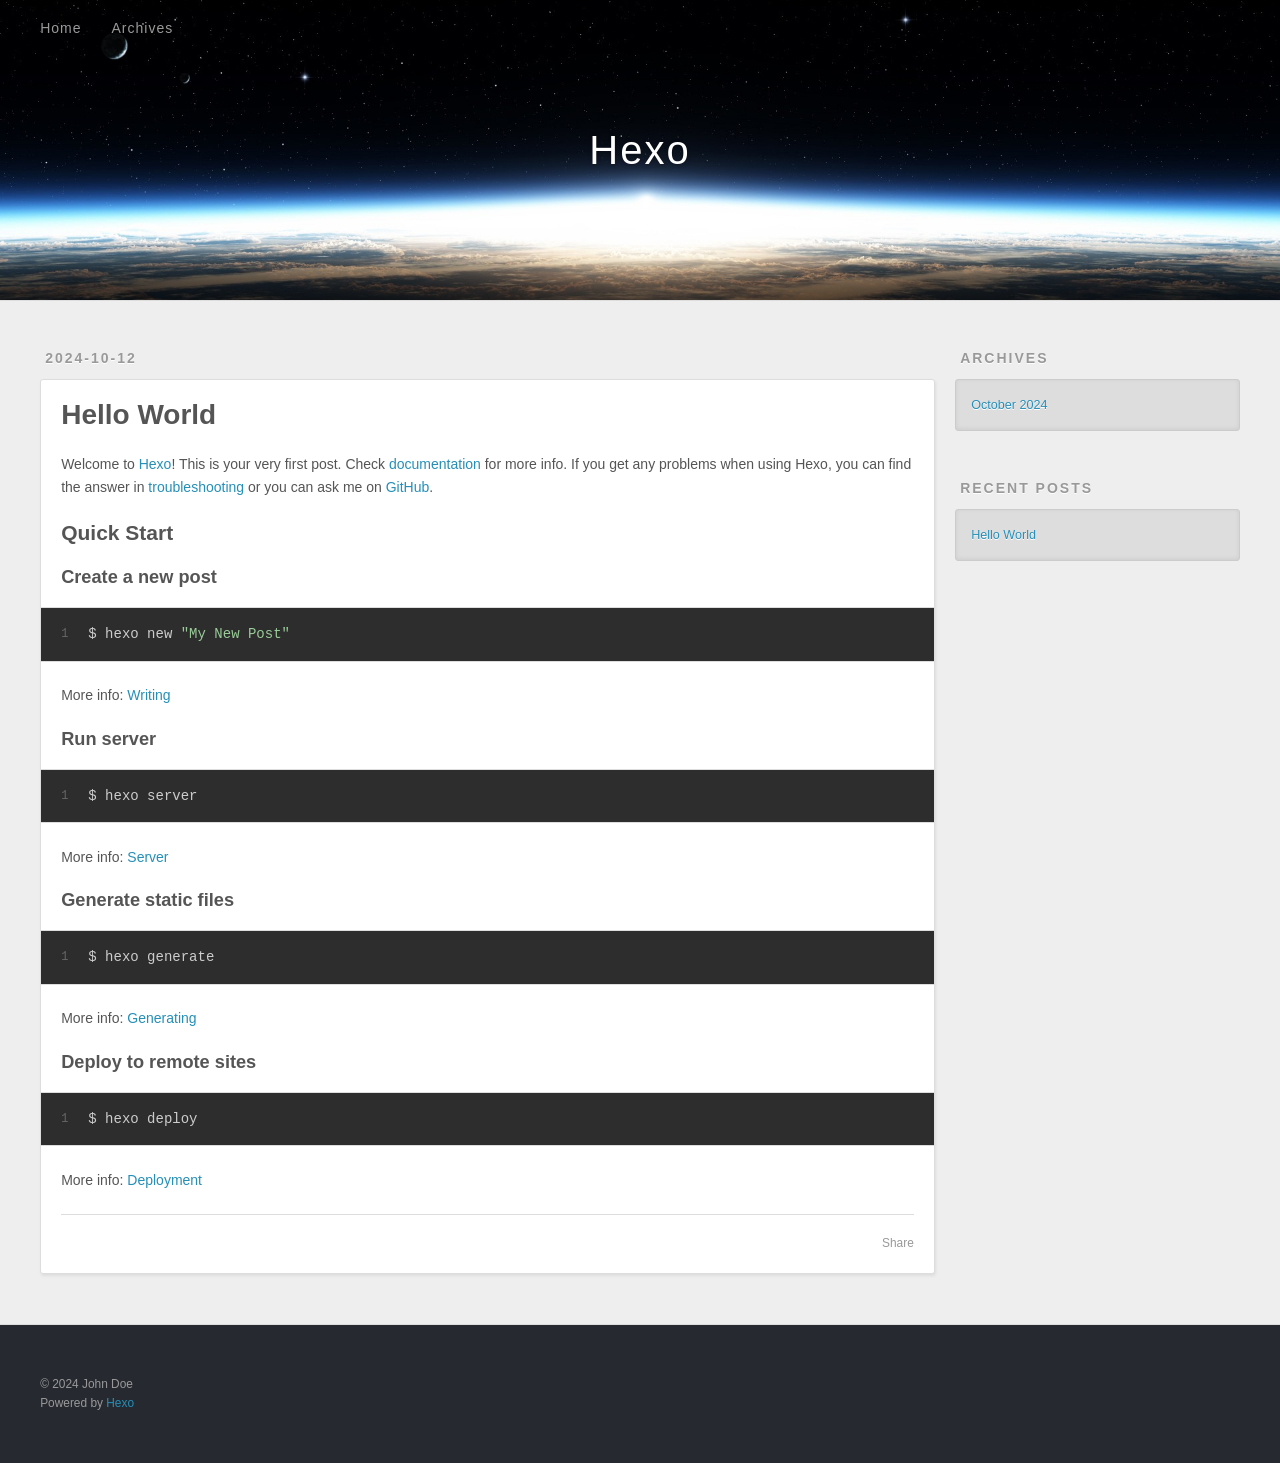
<file: index.html>
<!DOCTYPE html>
<html>
<head>
  <meta charset="utf-8">
  
  
  <title>Hexo</title>
  <meta name="viewport" content="width=device-width, initial-scale=1, shrink-to-fit=no">
  <meta property="og:type" content="website">
<meta property="og:title" content="Hexo">
<meta property="og:url" content="http://example.com/index.html">
<meta property="og:site_name" content="Hexo">
<meta property="og:locale" content="en_US">
<meta property="article:author" content="John Doe">
<meta name="twitter:card" content="summary">
  
    <link rel="alternate" href="/atom.xml" title="Hexo" type="application/atom+xml">
  
  
    <link rel="shortcut icon" href="/favicon.png">
  
  
  
<link rel="stylesheet" href="/css/style.css">

  
    
<link rel="stylesheet" href="/fancybox/jquery.fancybox.min.css">

  
  
<meta name="generator" content="Hexo 7.3.0"></head>

<body>
  <div id="container">
    <div id="wrap">
      <header id="header">
  <div id="banner"></div>
  <div id="header-outer" class="outer">
    <div id="header-title" class="inner">
      <h1 id="logo-wrap">
        <a href="/" id="logo">Hexo</a>
      </h1>
      
    </div>
    <div id="header-inner" class="inner">
      <nav id="main-nav">
        <a id="main-nav-toggle" class="nav-icon"><span class="fa fa-bars"></span></a>
        
          <a class="main-nav-link" href="/">Home</a>
        
          <a class="main-nav-link" href="/archives">Archives</a>
        
      </nav>
      <nav id="sub-nav">
        
        
          <a class="nav-icon" href="/atom.xml" title="RSS Feed"><span class="fa fa-rss"></span></a>
        
        <a class="nav-icon nav-search-btn" title="Search"><span class="fa fa-search"></span></a>
      </nav>
      <div id="search-form-wrap">
        <form action="//google.com/search" method="get" accept-charset="UTF-8" class="search-form"><input type="search" name="q" class="search-form-input" placeholder="Search"><button type="submit" class="search-form-submit">&#xF002;</button><input type="hidden" name="sitesearch" value="http://example.com"></form>
      </div>
    </div>
  </div>
</header>

      <div class="outer">
        <section id="main">
  
    <article id="post-hello-world" class="h-entry article article-type-post" itemprop="blogPost" itemscope itemtype="https://schema.org/BlogPosting">
  <div class="article-meta">
    <a href="/2024/10/12/hello-world/" class="article-date">
  <time class="dt-published" datetime="2024-10-12T12:29:20.122Z" itemprop="datePublished">2024-10-12</time>
</a>
    
  </div>
  <div class="article-inner">
    
    
      <header class="article-header">
        
  
    <h1 itemprop="name">
      <a class="p-name article-title" href="/2024/10/12/hello-world/">Hello World</a>
    </h1>
  

      </header>
    
    <div class="e-content article-entry" itemprop="articleBody">
      
        <p>Welcome to <a target="_blank" rel="noopener" href="https://hexo.io/">Hexo</a>! This is your very first post. Check <a target="_blank" rel="noopener" href="https://hexo.io/docs/">documentation</a> for more info. If you get any problems when using Hexo, you can find the answer in <a target="_blank" rel="noopener" href="https://hexo.io/docs/troubleshooting.html">troubleshooting</a> or you can ask me on <a target="_blank" rel="noopener" href="https://github.com/hexojs/hexo/issues">GitHub</a>.</p>
<h2 id="Quick-Start"><a href="#Quick-Start" class="headerlink" title="Quick Start"></a>Quick Start</h2><h3 id="Create-a-new-post"><a href="#Create-a-new-post" class="headerlink" title="Create a new post"></a>Create a new post</h3><figure class="highlight bash"><table><tr><td class="gutter"><pre><span class="line">1</span><br></pre></td><td class="code"><pre><span class="line">$ hexo new <span class="string">&quot;My New Post&quot;</span></span><br></pre></td></tr></table></figure>

<p>More info: <a target="_blank" rel="noopener" href="https://hexo.io/docs/writing.html">Writing</a></p>
<h3 id="Run-server"><a href="#Run-server" class="headerlink" title="Run server"></a>Run server</h3><figure class="highlight bash"><table><tr><td class="gutter"><pre><span class="line">1</span><br></pre></td><td class="code"><pre><span class="line">$ hexo server</span><br></pre></td></tr></table></figure>

<p>More info: <a target="_blank" rel="noopener" href="https://hexo.io/docs/server.html">Server</a></p>
<h3 id="Generate-static-files"><a href="#Generate-static-files" class="headerlink" title="Generate static files"></a>Generate static files</h3><figure class="highlight bash"><table><tr><td class="gutter"><pre><span class="line">1</span><br></pre></td><td class="code"><pre><span class="line">$ hexo generate</span><br></pre></td></tr></table></figure>

<p>More info: <a target="_blank" rel="noopener" href="https://hexo.io/docs/generating.html">Generating</a></p>
<h3 id="Deploy-to-remote-sites"><a href="#Deploy-to-remote-sites" class="headerlink" title="Deploy to remote sites"></a>Deploy to remote sites</h3><figure class="highlight bash"><table><tr><td class="gutter"><pre><span class="line">1</span><br></pre></td><td class="code"><pre><span class="line">$ hexo deploy</span><br></pre></td></tr></table></figure>

<p>More info: <a target="_blank" rel="noopener" href="https://hexo.io/docs/one-command-deployment.html">Deployment</a></p>

      
    </div>
    <footer class="article-footer">
      <a data-url="http://example.com/2024/10/12/hello-world/" data-id="cm264zt2h0000rcxo7at2721q" data-title="Hello World" class="article-share-link"><span class="fa fa-share">Share</span></a>
      
      
      
    </footer>
  </div>
  
</article>



  


</section>
        
          <aside id="sidebar">
  
    

  
    

  
    
  
    
  <div class="widget-wrap">
    <h3 class="widget-title">Archives</h3>
    <div class="widget">
      <ul class="archive-list"><li class="archive-list-item"><a class="archive-list-link" href="/archives/2024/10/">October 2024</a></li></ul>
    </div>
  </div>


  
    
  <div class="widget-wrap">
    <h3 class="widget-title">Recent Posts</h3>
    <div class="widget">
      <ul>
        
          <li>
            <a href="/2024/10/12/hello-world/">Hello World</a>
          </li>
        
      </ul>
    </div>
  </div>

  
</aside>
        
      </div>
      <footer id="footer">
  
  <div class="outer">
    <div id="footer-info" class="inner">
      
      &copy; 2024 John Doe<br>
      Powered by <a href="https://hexo.io/" target="_blank">Hexo</a>
    </div>
  </div>
</footer>

    </div>
    <nav id="mobile-nav">
  
    <a href="/" class="mobile-nav-link">Home</a>
  
    <a href="/archives" class="mobile-nav-link">Archives</a>
  
</nav>
    


<script src="/js/jquery-3.6.4.min.js"></script>



  
<script src="/fancybox/jquery.fancybox.min.js"></script>




<script src="/js/script.js"></script>





  </div>
</body>
</html>
</file>
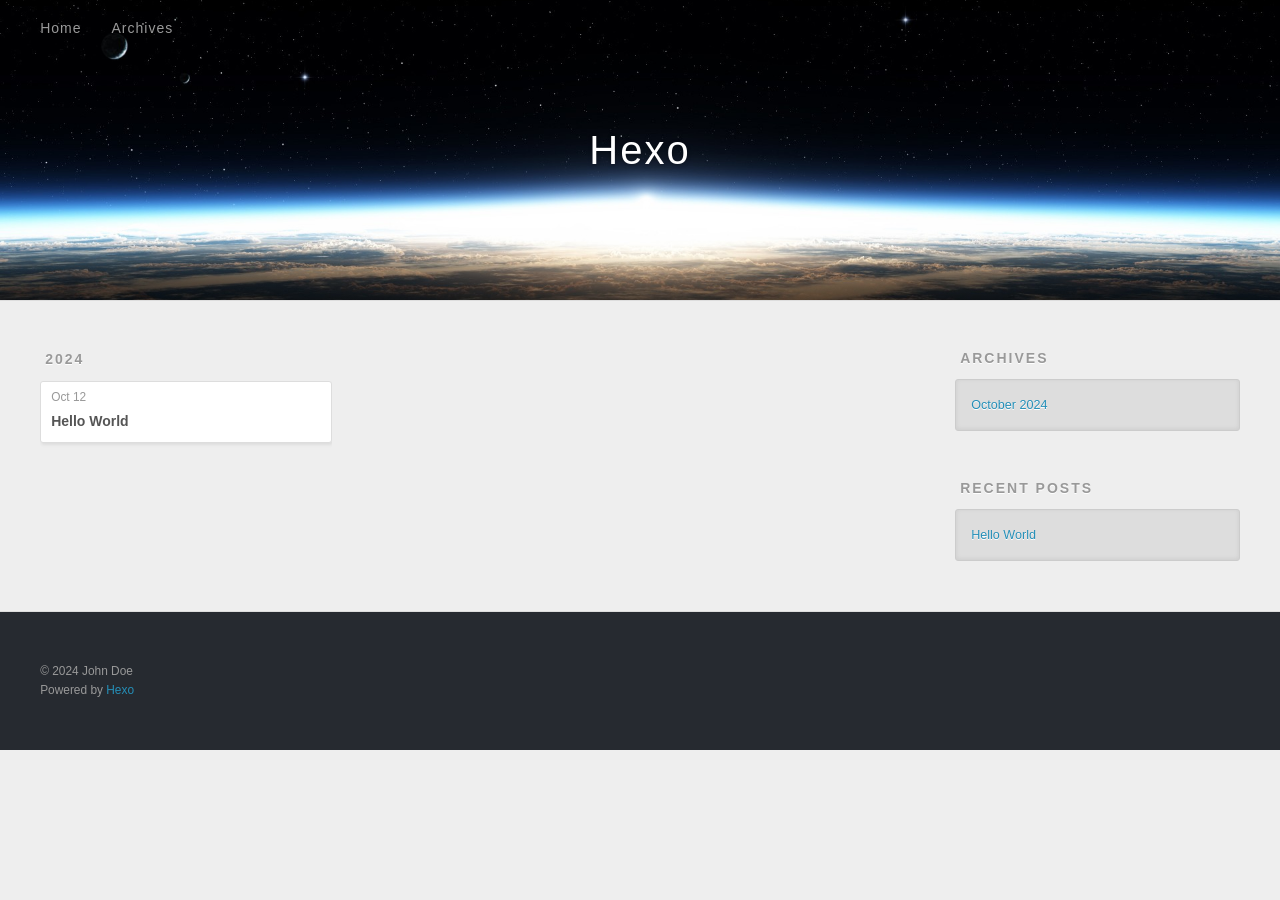
<file: archives/index.html>
<!DOCTYPE html>
<html>
<head>
  <meta charset="utf-8">
  
  
  <title>Archives | Hexo</title>
  <meta name="viewport" content="width=device-width, initial-scale=1, shrink-to-fit=no">
  <meta property="og:type" content="website">
<meta property="og:title" content="Hexo">
<meta property="og:url" content="http://example.com/archives/index.html">
<meta property="og:site_name" content="Hexo">
<meta property="og:locale" content="en_US">
<meta property="article:author" content="John Doe">
<meta name="twitter:card" content="summary">
  
    <link rel="alternate" href="/atom.xml" title="Hexo" type="application/atom+xml">
  
  
    <link rel="shortcut icon" href="/favicon.png">
  
  
  
<link rel="stylesheet" href="/css/style.css">

  
    
<link rel="stylesheet" href="/fancybox/jquery.fancybox.min.css">

  
  
<meta name="generator" content="Hexo 7.3.0"></head>

<body>
  <div id="container">
    <div id="wrap">
      <header id="header">
  <div id="banner"></div>
  <div id="header-outer" class="outer">
    <div id="header-title" class="inner">
      <h1 id="logo-wrap">
        <a href="/" id="logo">Hexo</a>
      </h1>
      
    </div>
    <div id="header-inner" class="inner">
      <nav id="main-nav">
        <a id="main-nav-toggle" class="nav-icon"><span class="fa fa-bars"></span></a>
        
          <a class="main-nav-link" href="/">Home</a>
        
          <a class="main-nav-link" href="/archives">Archives</a>
        
      </nav>
      <nav id="sub-nav">
        
        
          <a class="nav-icon" href="/atom.xml" title="RSS Feed"><span class="fa fa-rss"></span></a>
        
        <a class="nav-icon nav-search-btn" title="Search"><span class="fa fa-search"></span></a>
      </nav>
      <div id="search-form-wrap">
        <form action="//google.com/search" method="get" accept-charset="UTF-8" class="search-form"><input type="search" name="q" class="search-form-input" placeholder="Search"><button type="submit" class="search-form-submit">&#xF002;</button><input type="hidden" name="sitesearch" value="http://example.com"></form>
      </div>
    </div>
  </div>
</header>

      <div class="outer">
        <section id="main">
  
  
    
    
      
      
      <section class="archives-wrap">
        <div class="archive-year-wrap">
          <a href="/archives/2024" class="archive-year">2024</a>
        </div>
        <div class="archives">
    
    <article class="archive-article archive-type-post">
  <div class="archive-article-inner">
    <header class="archive-article-header">
      <a href="/2024/10/12/hello-world/" class="archive-article-date">
  <time class="dt-published" datetime="2024-10-12T12:29:20.122Z" itemprop="datePublished">Oct 12</time>
</a>
      
  
    <h1 itemprop="name">
      <a class="archive-article-title" href="/2024/10/12/hello-world/">Hello World</a>
    </h1>
  

    </header>
  </div>
</article>
  
  
    </div></section>
  


</section>
        
          <aside id="sidebar">
  
    

  
    

  
    
  
    
  <div class="widget-wrap">
    <h3 class="widget-title">Archives</h3>
    <div class="widget">
      <ul class="archive-list"><li class="archive-list-item"><a class="archive-list-link" href="/archives/2024/10/">October 2024</a></li></ul>
    </div>
  </div>


  
    
  <div class="widget-wrap">
    <h3 class="widget-title">Recent Posts</h3>
    <div class="widget">
      <ul>
        
          <li>
            <a href="/2024/10/12/hello-world/">Hello World</a>
          </li>
        
      </ul>
    </div>
  </div>

  
</aside>
        
      </div>
      <footer id="footer">
  
  <div class="outer">
    <div id="footer-info" class="inner">
      
      &copy; 2024 John Doe<br>
      Powered by <a href="https://hexo.io/" target="_blank">Hexo</a>
    </div>
  </div>
</footer>

    </div>
    <nav id="mobile-nav">
  
    <a href="/" class="mobile-nav-link">Home</a>
  
    <a href="/archives" class="mobile-nav-link">Archives</a>
  
</nav>
    


<script src="/js/jquery-3.6.4.min.js"></script>



  
<script src="/fancybox/jquery.fancybox.min.js"></script>




<script src="/js/script.js"></script>





  </div>
</body>
</html>
</file>
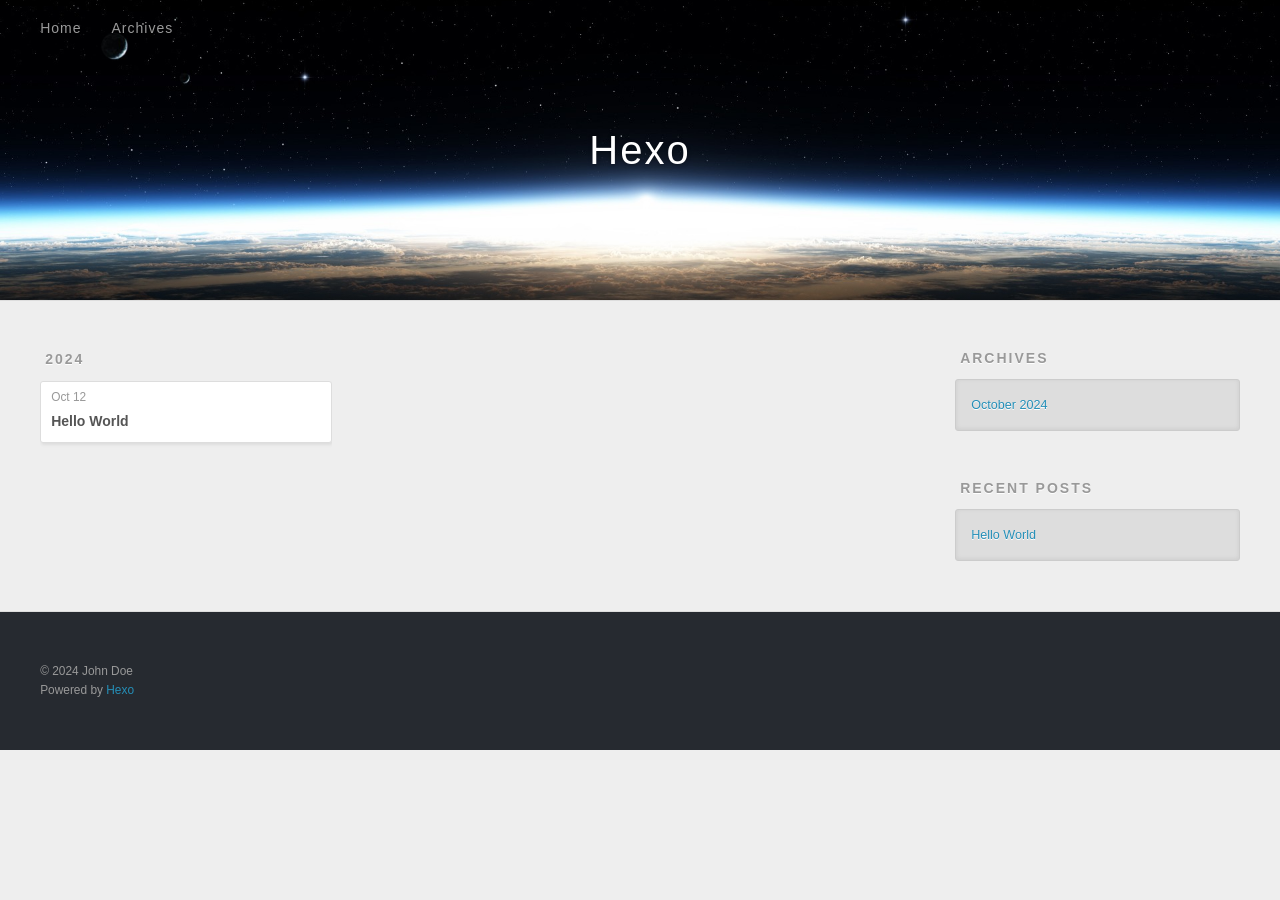
<file: archives/2024/index.html>
<!DOCTYPE html>
<html>
<head>
  <meta charset="utf-8">
  
  
  <title>Archives: 2024 | Hexo</title>
  <meta name="viewport" content="width=device-width, initial-scale=1, shrink-to-fit=no">
  <meta property="og:type" content="website">
<meta property="og:title" content="Hexo">
<meta property="og:url" content="http://example.com/archives/2024/index.html">
<meta property="og:site_name" content="Hexo">
<meta property="og:locale" content="en_US">
<meta property="article:author" content="John Doe">
<meta name="twitter:card" content="summary">
  
    <link rel="alternate" href="/atom.xml" title="Hexo" type="application/atom+xml">
  
  
    <link rel="shortcut icon" href="/favicon.png">
  
  
  
<link rel="stylesheet" href="/css/style.css">

  
    
<link rel="stylesheet" href="/fancybox/jquery.fancybox.min.css">

  
  
<meta name="generator" content="Hexo 7.3.0"></head>

<body>
  <div id="container">
    <div id="wrap">
      <header id="header">
  <div id="banner"></div>
  <div id="header-outer" class="outer">
    <div id="header-title" class="inner">
      <h1 id="logo-wrap">
        <a href="/" id="logo">Hexo</a>
      </h1>
      
    </div>
    <div id="header-inner" class="inner">
      <nav id="main-nav">
        <a id="main-nav-toggle" class="nav-icon"><span class="fa fa-bars"></span></a>
        
          <a class="main-nav-link" href="/">Home</a>
        
          <a class="main-nav-link" href="/archives">Archives</a>
        
      </nav>
      <nav id="sub-nav">
        
        
          <a class="nav-icon" href="/atom.xml" title="RSS Feed"><span class="fa fa-rss"></span></a>
        
        <a class="nav-icon nav-search-btn" title="Search"><span class="fa fa-search"></span></a>
      </nav>
      <div id="search-form-wrap">
        <form action="//google.com/search" method="get" accept-charset="UTF-8" class="search-form"><input type="search" name="q" class="search-form-input" placeholder="Search"><button type="submit" class="search-form-submit">&#xF002;</button><input type="hidden" name="sitesearch" value="http://example.com"></form>
      </div>
    </div>
  </div>
</header>

      <div class="outer">
        <section id="main">
  
  
    
    
      
      
      <section class="archives-wrap">
        <div class="archive-year-wrap">
          <a href="/archives/2024" class="archive-year">2024</a>
        </div>
        <div class="archives">
    
    <article class="archive-article archive-type-post">
  <div class="archive-article-inner">
    <header class="archive-article-header">
      <a href="/2024/10/12/hello-world/" class="archive-article-date">
  <time class="dt-published" datetime="2024-10-12T12:29:20.122Z" itemprop="datePublished">Oct 12</time>
</a>
      
  
    <h1 itemprop="name">
      <a class="archive-article-title" href="/2024/10/12/hello-world/">Hello World</a>
    </h1>
  

    </header>
  </div>
</article>
  
  
    </div></section>
  


</section>
        
          <aside id="sidebar">
  
    

  
    

  
    
  
    
  <div class="widget-wrap">
    <h3 class="widget-title">Archives</h3>
    <div class="widget">
      <ul class="archive-list"><li class="archive-list-item"><a class="archive-list-link" href="/archives/2024/10/">October 2024</a></li></ul>
    </div>
  </div>


  
    
  <div class="widget-wrap">
    <h3 class="widget-title">Recent Posts</h3>
    <div class="widget">
      <ul>
        
          <li>
            <a href="/2024/10/12/hello-world/">Hello World</a>
          </li>
        
      </ul>
    </div>
  </div>

  
</aside>
        
      </div>
      <footer id="footer">
  
  <div class="outer">
    <div id="footer-info" class="inner">
      
      &copy; 2024 John Doe<br>
      Powered by <a href="https://hexo.io/" target="_blank">Hexo</a>
    </div>
  </div>
</footer>

    </div>
    <nav id="mobile-nav">
  
    <a href="/" class="mobile-nav-link">Home</a>
  
    <a href="/archives" class="mobile-nav-link">Archives</a>
  
</nav>
    


<script src="/js/jquery-3.6.4.min.js"></script>



  
<script src="/fancybox/jquery.fancybox.min.js"></script>




<script src="/js/script.js"></script>





  </div>
</body>
</html>
</file>
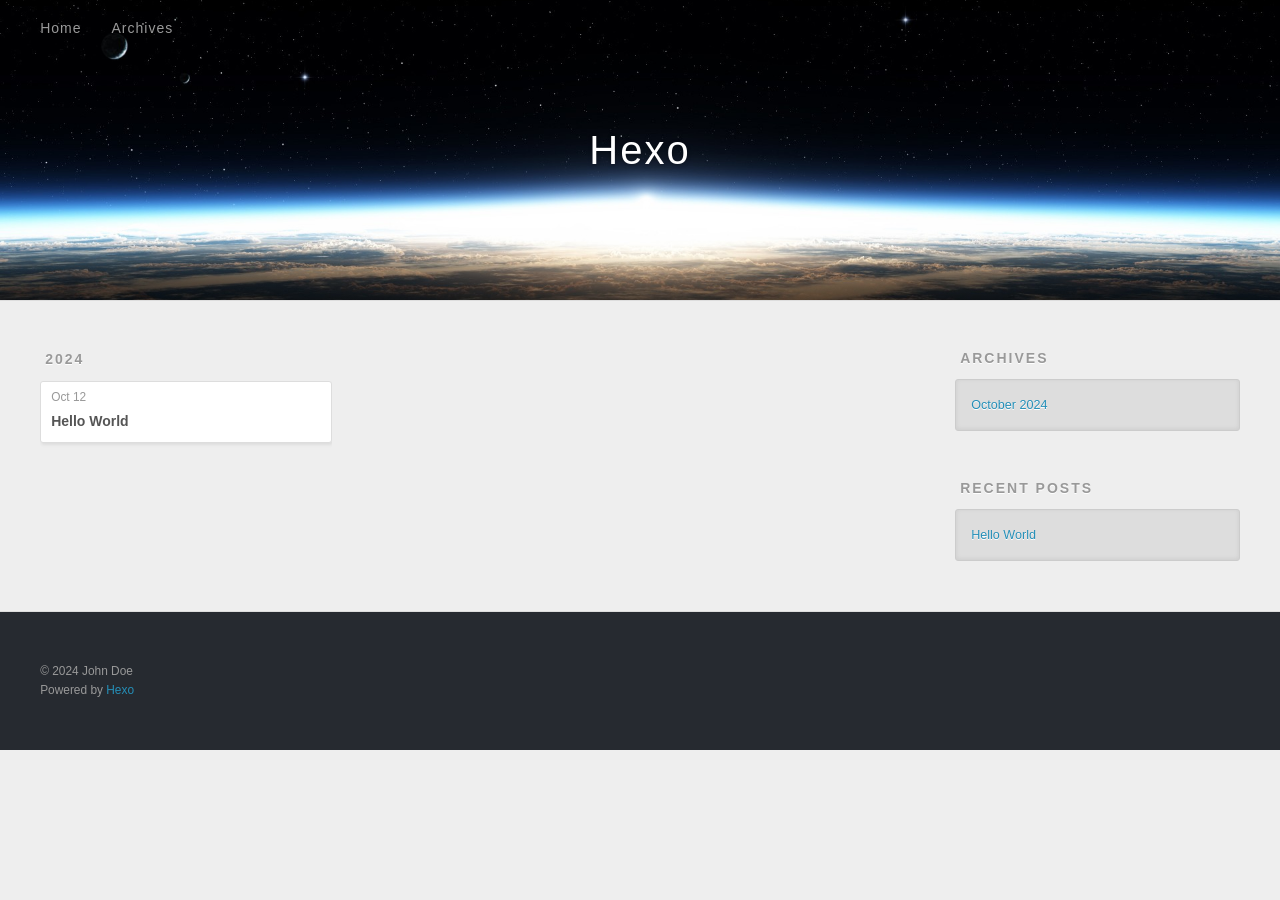
<file: archives/2024/10/index.html>
<!DOCTYPE html>
<html>
<head>
  <meta charset="utf-8">
  
  
  <title>Archives: 2024/10 | Hexo</title>
  <meta name="viewport" content="width=device-width, initial-scale=1, shrink-to-fit=no">
  <meta property="og:type" content="website">
<meta property="og:title" content="Hexo">
<meta property="og:url" content="http://example.com/archives/2024/10/index.html">
<meta property="og:site_name" content="Hexo">
<meta property="og:locale" content="en_US">
<meta property="article:author" content="John Doe">
<meta name="twitter:card" content="summary">
  
    <link rel="alternate" href="/atom.xml" title="Hexo" type="application/atom+xml">
  
  
    <link rel="shortcut icon" href="/favicon.png">
  
  
  
<link rel="stylesheet" href="/css/style.css">

  
    
<link rel="stylesheet" href="/fancybox/jquery.fancybox.min.css">

  
  
<meta name="generator" content="Hexo 7.3.0"></head>

<body>
  <div id="container">
    <div id="wrap">
      <header id="header">
  <div id="banner"></div>
  <div id="header-outer" class="outer">
    <div id="header-title" class="inner">
      <h1 id="logo-wrap">
        <a href="/" id="logo">Hexo</a>
      </h1>
      
    </div>
    <div id="header-inner" class="inner">
      <nav id="main-nav">
        <a id="main-nav-toggle" class="nav-icon"><span class="fa fa-bars"></span></a>
        
          <a class="main-nav-link" href="/">Home</a>
        
          <a class="main-nav-link" href="/archives">Archives</a>
        
      </nav>
      <nav id="sub-nav">
        
        
          <a class="nav-icon" href="/atom.xml" title="RSS Feed"><span class="fa fa-rss"></span></a>
        
        <a class="nav-icon nav-search-btn" title="Search"><span class="fa fa-search"></span></a>
      </nav>
      <div id="search-form-wrap">
        <form action="//google.com/search" method="get" accept-charset="UTF-8" class="search-form"><input type="search" name="q" class="search-form-input" placeholder="Search"><button type="submit" class="search-form-submit">&#xF002;</button><input type="hidden" name="sitesearch" value="http://example.com"></form>
      </div>
    </div>
  </div>
</header>

      <div class="outer">
        <section id="main">
  
  
    
    
      
      
      <section class="archives-wrap">
        <div class="archive-year-wrap">
          <a href="/archives/2024" class="archive-year">2024</a>
        </div>
        <div class="archives">
    
    <article class="archive-article archive-type-post">
  <div class="archive-article-inner">
    <header class="archive-article-header">
      <a href="/2024/10/12/hello-world/" class="archive-article-date">
  <time class="dt-published" datetime="2024-10-12T12:29:20.122Z" itemprop="datePublished">Oct 12</time>
</a>
      
  
    <h1 itemprop="name">
      <a class="archive-article-title" href="/2024/10/12/hello-world/">Hello World</a>
    </h1>
  

    </header>
  </div>
</article>
  
  
    </div></section>
  


</section>
        
          <aside id="sidebar">
  
    

  
    

  
    
  
    
  <div class="widget-wrap">
    <h3 class="widget-title">Archives</h3>
    <div class="widget">
      <ul class="archive-list"><li class="archive-list-item"><a class="archive-list-link" href="/archives/2024/10/">October 2024</a></li></ul>
    </div>
  </div>


  
    
  <div class="widget-wrap">
    <h3 class="widget-title">Recent Posts</h3>
    <div class="widget">
      <ul>
        
          <li>
            <a href="/2024/10/12/hello-world/">Hello World</a>
          </li>
        
      </ul>
    </div>
  </div>

  
</aside>
        
      </div>
      <footer id="footer">
  
  <div class="outer">
    <div id="footer-info" class="inner">
      
      &copy; 2024 John Doe<br>
      Powered by <a href="https://hexo.io/" target="_blank">Hexo</a>
    </div>
  </div>
</footer>

    </div>
    <nav id="mobile-nav">
  
    <a href="/" class="mobile-nav-link">Home</a>
  
    <a href="/archives" class="mobile-nav-link">Archives</a>
  
</nav>
    


<script src="/js/jquery-3.6.4.min.js"></script>



  
<script src="/fancybox/jquery.fancybox.min.js"></script>




<script src="/js/script.js"></script>





  </div>
</body>
</html>
</file>
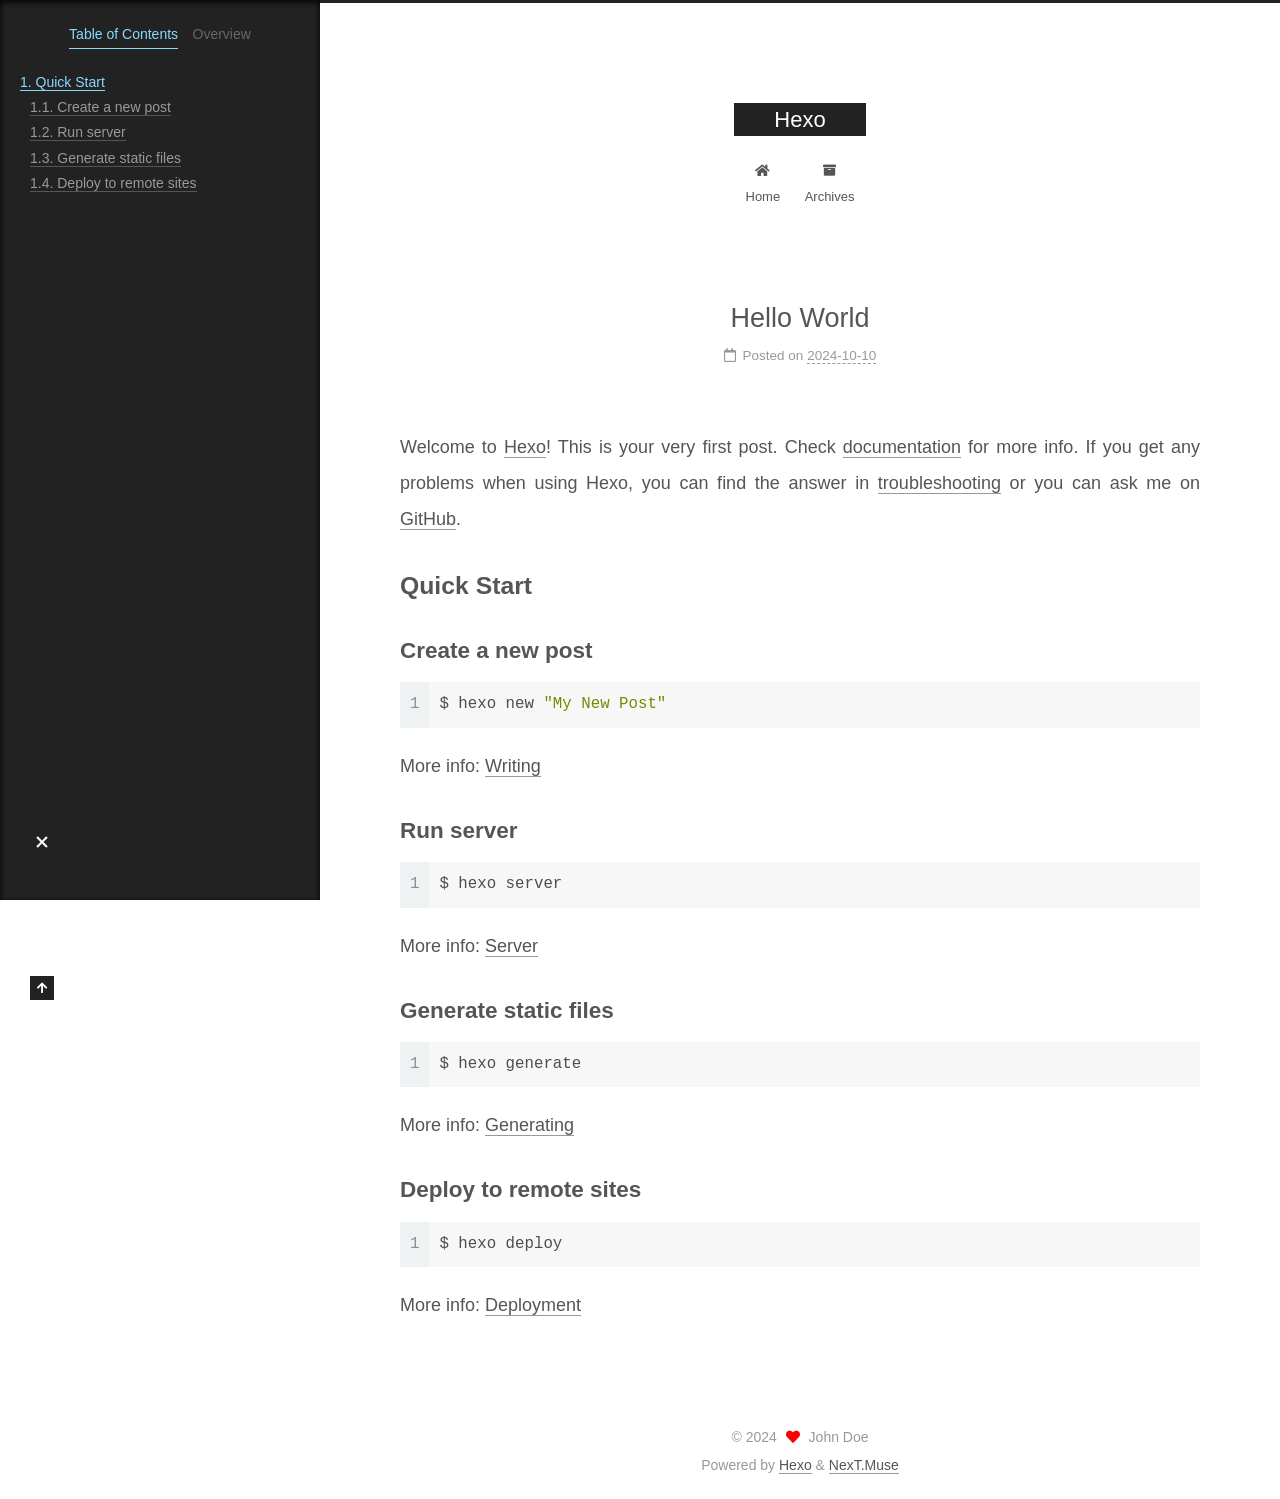
<file: 2024/10/10/hello-world/index.html>
<!DOCTYPE html>
<html lang="en">
<head>
  <meta charset="UTF-8">
<meta name="viewport" content="width=device-width, initial-scale=1, maximum-scale=2">
<meta name="theme-color" content="#222">
<meta name="generator" content="Hexo 7.3.0">
  <link rel="apple-touch-icon" sizes="180x180" href="/images/apple-touch-icon-next.png">
  <link rel="icon" type="image/png" sizes="32x32" href="/images/favicon-32x32-next.png">
  <link rel="icon" type="image/png" sizes="16x16" href="/images/favicon-16x16-next.png">
  <link rel="mask-icon" href="/images/logo.svg" color="#222">

<link rel="stylesheet" href="/css/main.css">


<link rel="stylesheet" href="/lib/font-awesome/css/all.min.css">

<script id="hexo-configurations">
    var NexT = window.NexT || {};
    var CONFIG = {"hostname":"example.com","root":"/","scheme":"Muse","version":"7.8.0","exturl":false,"sidebar":{"position":"left","display":"post","padding":18,"offset":12,"onmobile":false},"copycode":{"enable":false,"show_result":false,"style":null},"back2top":{"enable":true,"sidebar":false,"scrollpercent":false},"bookmark":{"enable":false,"color":"#222","save":"auto"},"fancybox":false,"mediumzoom":false,"lazyload":false,"pangu":false,"comments":{"style":"tabs","active":null,"storage":true,"lazyload":false,"nav":null},"algolia":{"hits":{"per_page":10},"labels":{"input_placeholder":"Search for Posts","hits_empty":"We didn't find any results for the search: ${query}","hits_stats":"${hits} results found in ${time} ms"}},"localsearch":{"enable":false,"trigger":"auto","top_n_per_article":1,"unescape":false,"preload":false},"motion":{"enable":true,"async":false,"transition":{"post_block":"fadeIn","post_header":"slideDownIn","post_body":"slideDownIn","coll_header":"slideLeftIn","sidebar":"slideUpIn"}}};
  </script>

  <meta name="description" content="Welcome to Hexo! This is your very first post. Check documentation for more info. If you get any problems when using Hexo, you can find the answer in troubleshooting or you can ask me on GitHub. Quick">
<meta property="og:type" content="article">
<meta property="og:title" content="Hello World">
<meta property="og:url" content="http://example.com/2024/10/10/hello-world/index.html">
<meta property="og:site_name" content="Hexo">
<meta property="og:description" content="Welcome to Hexo! This is your very first post. Check documentation for more info. If you get any problems when using Hexo, you can find the answer in troubleshooting or you can ask me on GitHub. Quick">
<meta property="og:locale" content="en_US">
<meta property="article:published_time" content="2024-10-10T14:45:55.920Z">
<meta property="article:modified_time" content="2024-10-10T14:45:55.920Z">
<meta property="article:author" content="John Doe">
<meta name="twitter:card" content="summary">

<link rel="canonical" href="http://example.com/2024/10/10/hello-world/">


<script id="page-configurations">
  // https://hexo.io/docs/variables.html
  CONFIG.page = {
    sidebar: "",
    isHome : false,
    isPost : true,
    lang   : 'en'
  };
</script>

  <title>Hello World | Hexo</title>
  






  <noscript>
  <style>
  .use-motion .brand,
  .use-motion .menu-item,
  .sidebar-inner,
  .use-motion .post-block,
  .use-motion .pagination,
  .use-motion .comments,
  .use-motion .post-header,
  .use-motion .post-body,
  .use-motion .collection-header { opacity: initial; }

  .use-motion .site-title,
  .use-motion .site-subtitle {
    opacity: initial;
    top: initial;
  }

  .use-motion .logo-line-before i { left: initial; }
  .use-motion .logo-line-after i { right: initial; }
  </style>
</noscript>

</head>

<body itemscope itemtype="http://schema.org/WebPage">
  <div class="container use-motion">
    <div class="headband"></div>

    <header class="header" itemscope itemtype="http://schema.org/WPHeader">
      <div class="header-inner"><div class="site-brand-container">
  <div class="site-nav-toggle">
    <div class="toggle" aria-label="Toggle navigation bar">
      <span class="toggle-line toggle-line-first"></span>
      <span class="toggle-line toggle-line-middle"></span>
      <span class="toggle-line toggle-line-last"></span>
    </div>
  </div>

  <div class="site-meta">

    <a href="/" class="brand" rel="start">
      <span class="logo-line-before"><i></i></span>
      <h1 class="site-title">Hexo</h1>
      <span class="logo-line-after"><i></i></span>
    </a>
  </div>

  <div class="site-nav-right">
    <div class="toggle popup-trigger">
    </div>
  </div>
</div>




<nav class="site-nav">
  <ul id="menu" class="main-menu menu">
        <li class="menu-item menu-item-home">

    <a href="/" rel="section"><i class="fa fa-home fa-fw"></i>Home</a>

  </li>
        <li class="menu-item menu-item-archives">

    <a href="/archives/" rel="section"><i class="fa fa-archive fa-fw"></i>Archives</a>

  </li>
  </ul>
</nav>




</div>
    </header>

    
  <div class="back-to-top">
    <i class="fa fa-arrow-up"></i>
    <span>0%</span>
  </div>


    <main class="main">
      <div class="main-inner">
        <div class="content-wrap">
          

          <div class="content post posts-expand">
            

    
  
  
  <article itemscope itemtype="http://schema.org/Article" class="post-block" lang="en">
    <link itemprop="mainEntityOfPage" href="http://example.com/2024/10/10/hello-world/">

    <span hidden itemprop="author" itemscope itemtype="http://schema.org/Person">
      <meta itemprop="image" content="/images/avatar.gif">
      <meta itemprop="name" content="John Doe">
      <meta itemprop="description" content="">
    </span>

    <span hidden itemprop="publisher" itemscope itemtype="http://schema.org/Organization">
      <meta itemprop="name" content="Hexo">
    </span>
      <header class="post-header">
        <h1 class="post-title" itemprop="name headline">
          Hello World
        </h1>

        <div class="post-meta">
            <span class="post-meta-item">
              <span class="post-meta-item-icon">
                <i class="far fa-calendar"></i>
              </span>
              <span class="post-meta-item-text">Posted on</span>

              <time title="Created: 2024-10-10 22:45:55" itemprop="dateCreated datePublished" datetime="2024-10-10T22:45:55+08:00">2024-10-10</time>
            </span>

          

        </div>
      </header>

    
    
    
    <div class="post-body" itemprop="articleBody">

      
        <p>Welcome to <a target="_blank" rel="noopener" href="https://hexo.io/">Hexo</a>! This is your very first post. Check <a target="_blank" rel="noopener" href="https://hexo.io/docs/">documentation</a> for more info. If you get any problems when using Hexo, you can find the answer in <a target="_blank" rel="noopener" href="https://hexo.io/docs/troubleshooting.html">troubleshooting</a> or you can ask me on <a target="_blank" rel="noopener" href="https://github.com/hexojs/hexo/issues">GitHub</a>.</p>
<h2 id="Quick-Start"><a href="#Quick-Start" class="headerlink" title="Quick Start"></a>Quick Start</h2><h3 id="Create-a-new-post"><a href="#Create-a-new-post" class="headerlink" title="Create a new post"></a>Create a new post</h3><figure class="highlight bash"><table><tr><td class="gutter"><pre><span class="line">1</span><br></pre></td><td class="code"><pre><span class="line">$ hexo new <span class="string">&quot;My New Post&quot;</span></span><br></pre></td></tr></table></figure>

<p>More info: <a target="_blank" rel="noopener" href="https://hexo.io/docs/writing.html">Writing</a></p>
<h3 id="Run-server"><a href="#Run-server" class="headerlink" title="Run server"></a>Run server</h3><figure class="highlight bash"><table><tr><td class="gutter"><pre><span class="line">1</span><br></pre></td><td class="code"><pre><span class="line">$ hexo server</span><br></pre></td></tr></table></figure>

<p>More info: <a target="_blank" rel="noopener" href="https://hexo.io/docs/server.html">Server</a></p>
<h3 id="Generate-static-files"><a href="#Generate-static-files" class="headerlink" title="Generate static files"></a>Generate static files</h3><figure class="highlight bash"><table><tr><td class="gutter"><pre><span class="line">1</span><br></pre></td><td class="code"><pre><span class="line">$ hexo generate</span><br></pre></td></tr></table></figure>

<p>More info: <a target="_blank" rel="noopener" href="https://hexo.io/docs/generating.html">Generating</a></p>
<h3 id="Deploy-to-remote-sites"><a href="#Deploy-to-remote-sites" class="headerlink" title="Deploy to remote sites"></a>Deploy to remote sites</h3><figure class="highlight bash"><table><tr><td class="gutter"><pre><span class="line">1</span><br></pre></td><td class="code"><pre><span class="line">$ hexo deploy</span><br></pre></td></tr></table></figure>

<p>More info: <a target="_blank" rel="noopener" href="https://hexo.io/docs/one-command-deployment.html">Deployment</a></p>

    </div>

    
    
    

      <footer class="post-footer">

        


        
      </footer>
    
  </article>
  
  
  



          </div>
          

<script>
  window.addEventListener('tabs:register', () => {
    let { activeClass } = CONFIG.comments;
    if (CONFIG.comments.storage) {
      activeClass = localStorage.getItem('comments_active') || activeClass;
    }
    if (activeClass) {
      let activeTab = document.querySelector(`a[href="#comment-${activeClass}"]`);
      if (activeTab) {
        activeTab.click();
      }
    }
  });
  if (CONFIG.comments.storage) {
    window.addEventListener('tabs:click', event => {
      if (!event.target.matches('.tabs-comment .tab-content .tab-pane')) return;
      let commentClass = event.target.classList[1];
      localStorage.setItem('comments_active', commentClass);
    });
  }
</script>

        </div>
          
  
  <div class="toggle sidebar-toggle">
    <span class="toggle-line toggle-line-first"></span>
    <span class="toggle-line toggle-line-middle"></span>
    <span class="toggle-line toggle-line-last"></span>
  </div>

  <aside class="sidebar">
    <div class="sidebar-inner">

      <ul class="sidebar-nav motion-element">
        <li class="sidebar-nav-toc">
          Table of Contents
        </li>
        <li class="sidebar-nav-overview">
          Overview
        </li>
      </ul>

      <!--noindex-->
      <div class="post-toc-wrap sidebar-panel">
          <div class="post-toc motion-element"><ol class="nav"><li class="nav-item nav-level-2"><a class="nav-link" href="#Quick-Start"><span class="nav-number">1.</span> <span class="nav-text">Quick Start</span></a><ol class="nav-child"><li class="nav-item nav-level-3"><a class="nav-link" href="#Create-a-new-post"><span class="nav-number">1.1.</span> <span class="nav-text">Create a new post</span></a></li><li class="nav-item nav-level-3"><a class="nav-link" href="#Run-server"><span class="nav-number">1.2.</span> <span class="nav-text">Run server</span></a></li><li class="nav-item nav-level-3"><a class="nav-link" href="#Generate-static-files"><span class="nav-number">1.3.</span> <span class="nav-text">Generate static files</span></a></li><li class="nav-item nav-level-3"><a class="nav-link" href="#Deploy-to-remote-sites"><span class="nav-number">1.4.</span> <span class="nav-text">Deploy to remote sites</span></a></li></ol></li></ol></div>
      </div>
      <!--/noindex-->

      <div class="site-overview-wrap sidebar-panel">
        <div class="site-author motion-element" itemprop="author" itemscope itemtype="http://schema.org/Person">
  <p class="site-author-name" itemprop="name">John Doe</p>
  <div class="site-description" itemprop="description"></div>
</div>
<div class="site-state-wrap motion-element">
  <nav class="site-state">
      <div class="site-state-item site-state-posts">
          <a href="/archives/">
        
          <span class="site-state-item-count">1</span>
          <span class="site-state-item-name">posts</span>
        </a>
      </div>
  </nav>
</div>



      </div>

    </div>
  </aside>
  <div id="sidebar-dimmer"></div>


      </div>
    </main>

    <footer class="footer">
      <div class="footer-inner">
        

        

<div class="copyright">
  
  &copy; 
  <span itemprop="copyrightYear">2024</span>
  <span class="with-love">
    <i class="fa fa-heart"></i>
  </span>
  <span class="author" itemprop="copyrightHolder">John Doe</span>
</div>
  <div class="powered-by">Powered by <a href="https://hexo.io/" class="theme-link" rel="noopener" target="_blank">Hexo</a> & <a href="https://muse.theme-next.org/" class="theme-link" rel="noopener" target="_blank">NexT.Muse</a>
  </div>

        








      </div>
    </footer>
  </div>

  
  <script src="/lib/anime.min.js"></script>
  <script src="/lib/velocity/velocity.min.js"></script>
  <script src="/lib/velocity/velocity.ui.min.js"></script>

<script src="/js/utils.js"></script>

<script src="/js/motion.js"></script>


<script src="/js/schemes/muse.js"></script>


<script src="/js/next-boot.js"></script>




  















  

  

</body>
</html>
</file>
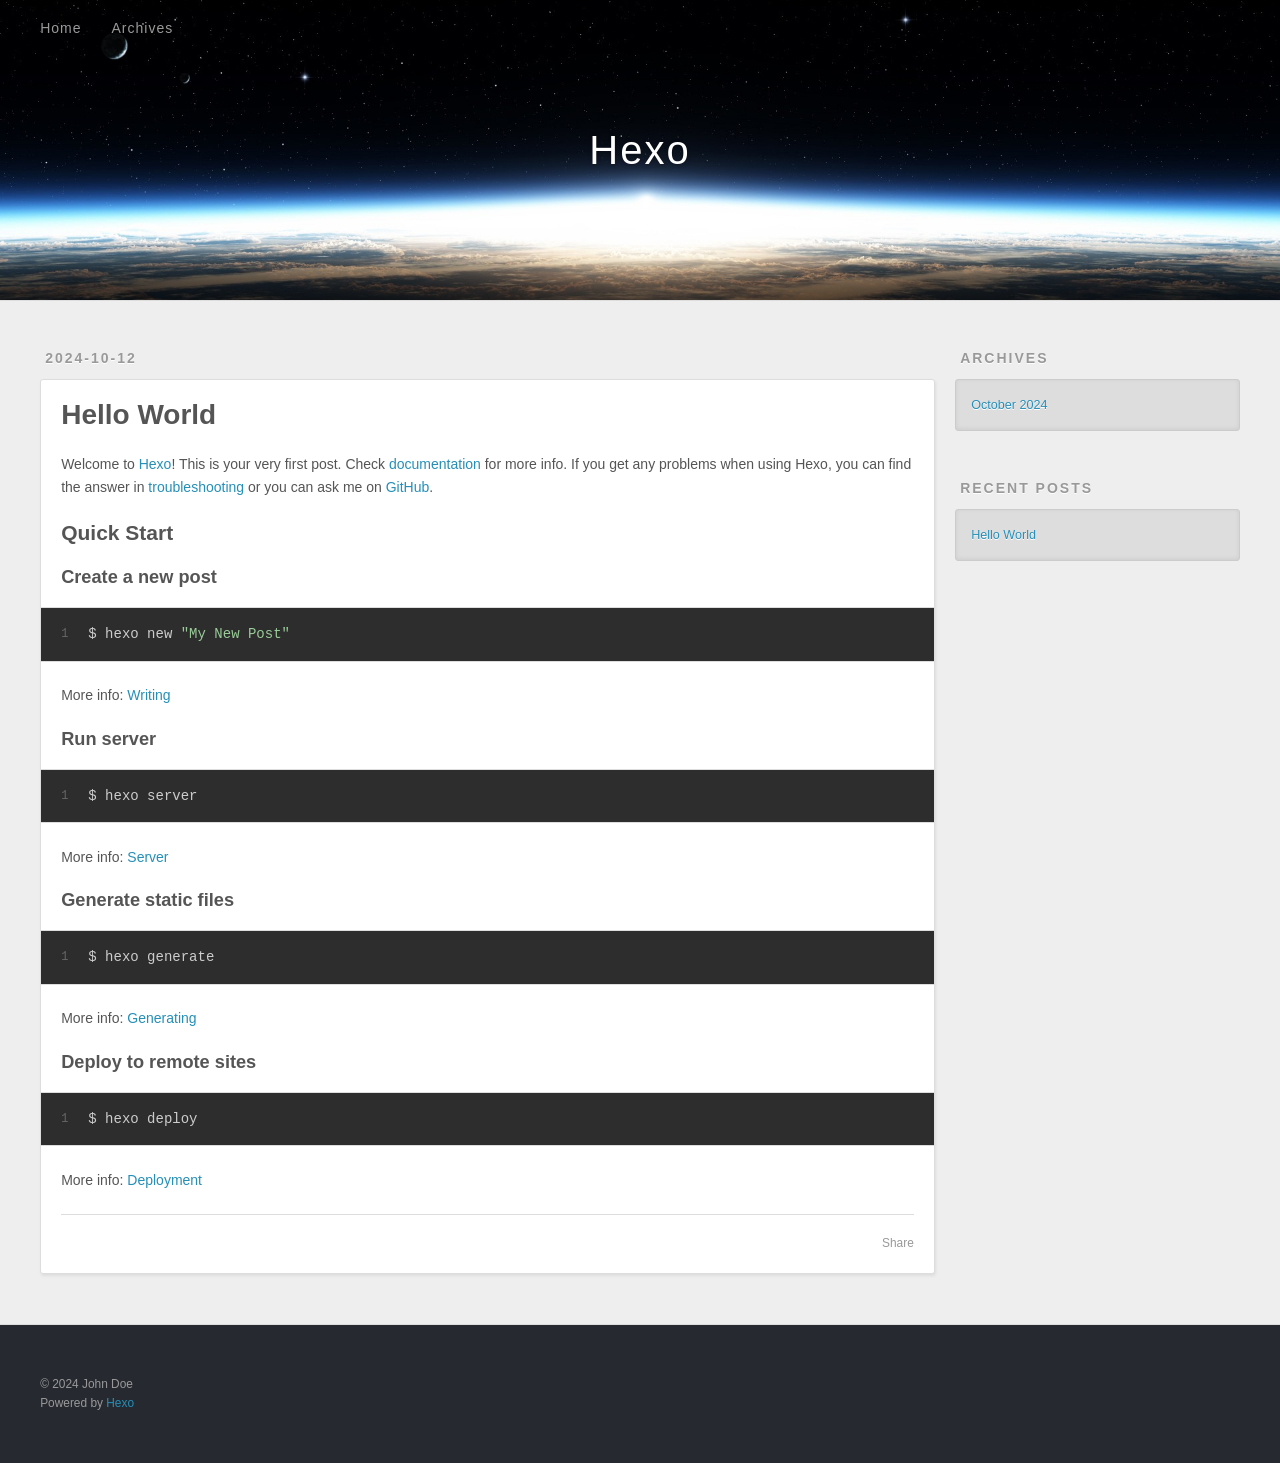
<file: 2024/10/12/hello-world/index.html>
<!DOCTYPE html>
<html>
<head>
  <meta charset="utf-8">
  
  
  <title>Hello World | Hexo</title>
  <meta name="viewport" content="width=device-width, initial-scale=1, shrink-to-fit=no">
  <meta name="description" content="Welcome to Hexo! This is your very first post. Check documentation for more info. If you get any problems when using Hexo, you can find the answer in troubleshooting or you can ask me on GitHub. Quick">
<meta property="og:type" content="article">
<meta property="og:title" content="Hello World">
<meta property="og:url" content="http://example.com/2024/10/12/hello-world/index.html">
<meta property="og:site_name" content="Hexo">
<meta property="og:description" content="Welcome to Hexo! This is your very first post. Check documentation for more info. If you get any problems when using Hexo, you can find the answer in troubleshooting or you can ask me on GitHub. Quick">
<meta property="og:locale" content="en_US">
<meta property="article:published_time" content="2024-10-12T12:29:20.122Z">
<meta property="article:modified_time" content="2024-10-12T12:29:20.123Z">
<meta property="article:author" content="John Doe">
<meta name="twitter:card" content="summary">
  
    <link rel="alternate" href="/atom.xml" title="Hexo" type="application/atom+xml">
  
  
    <link rel="shortcut icon" href="/favicon.png">
  
  
  
<link rel="stylesheet" href="/css/style.css">

  
    
<link rel="stylesheet" href="/fancybox/jquery.fancybox.min.css">

  
  
<meta name="generator" content="Hexo 7.3.0"></head>

<body>
  <div id="container">
    <div id="wrap">
      <header id="header">
  <div id="banner"></div>
  <div id="header-outer" class="outer">
    <div id="header-title" class="inner">
      <h1 id="logo-wrap">
        <a href="/" id="logo">Hexo</a>
      </h1>
      
    </div>
    <div id="header-inner" class="inner">
      <nav id="main-nav">
        <a id="main-nav-toggle" class="nav-icon"><span class="fa fa-bars"></span></a>
        
          <a class="main-nav-link" href="/">Home</a>
        
          <a class="main-nav-link" href="/archives">Archives</a>
        
      </nav>
      <nav id="sub-nav">
        
        
          <a class="nav-icon" href="/atom.xml" title="RSS Feed"><span class="fa fa-rss"></span></a>
        
        <a class="nav-icon nav-search-btn" title="Search"><span class="fa fa-search"></span></a>
      </nav>
      <div id="search-form-wrap">
        <form action="//google.com/search" method="get" accept-charset="UTF-8" class="search-form"><input type="search" name="q" class="search-form-input" placeholder="Search"><button type="submit" class="search-form-submit">&#xF002;</button><input type="hidden" name="sitesearch" value="http://example.com"></form>
      </div>
    </div>
  </div>
</header>

      <div class="outer">
        <section id="main"><article id="post-hello-world" class="h-entry article article-type-post" itemprop="blogPost" itemscope itemtype="https://schema.org/BlogPosting">
  <div class="article-meta">
    <a href="/2024/10/12/hello-world/" class="article-date">
  <time class="dt-published" datetime="2024-10-12T12:29:20.122Z" itemprop="datePublished">2024-10-12</time>
</a>
    
  </div>
  <div class="article-inner">
    
    
      <header class="article-header">
        
  
    <h1 class="p-name article-title" itemprop="headline name">
      Hello World
    </h1>
  

      </header>
    
    <div class="e-content article-entry" itemprop="articleBody">
      
        <p>Welcome to <a target="_blank" rel="noopener" href="https://hexo.io/">Hexo</a>! This is your very first post. Check <a target="_blank" rel="noopener" href="https://hexo.io/docs/">documentation</a> for more info. If you get any problems when using Hexo, you can find the answer in <a target="_blank" rel="noopener" href="https://hexo.io/docs/troubleshooting.html">troubleshooting</a> or you can ask me on <a target="_blank" rel="noopener" href="https://github.com/hexojs/hexo/issues">GitHub</a>.</p>
<h2 id="Quick-Start"><a href="#Quick-Start" class="headerlink" title="Quick Start"></a>Quick Start</h2><h3 id="Create-a-new-post"><a href="#Create-a-new-post" class="headerlink" title="Create a new post"></a>Create a new post</h3><figure class="highlight bash"><table><tr><td class="gutter"><pre><span class="line">1</span><br></pre></td><td class="code"><pre><span class="line">$ hexo new <span class="string">&quot;My New Post&quot;</span></span><br></pre></td></tr></table></figure>

<p>More info: <a target="_blank" rel="noopener" href="https://hexo.io/docs/writing.html">Writing</a></p>
<h3 id="Run-server"><a href="#Run-server" class="headerlink" title="Run server"></a>Run server</h3><figure class="highlight bash"><table><tr><td class="gutter"><pre><span class="line">1</span><br></pre></td><td class="code"><pre><span class="line">$ hexo server</span><br></pre></td></tr></table></figure>

<p>More info: <a target="_blank" rel="noopener" href="https://hexo.io/docs/server.html">Server</a></p>
<h3 id="Generate-static-files"><a href="#Generate-static-files" class="headerlink" title="Generate static files"></a>Generate static files</h3><figure class="highlight bash"><table><tr><td class="gutter"><pre><span class="line">1</span><br></pre></td><td class="code"><pre><span class="line">$ hexo generate</span><br></pre></td></tr></table></figure>

<p>More info: <a target="_blank" rel="noopener" href="https://hexo.io/docs/generating.html">Generating</a></p>
<h3 id="Deploy-to-remote-sites"><a href="#Deploy-to-remote-sites" class="headerlink" title="Deploy to remote sites"></a>Deploy to remote sites</h3><figure class="highlight bash"><table><tr><td class="gutter"><pre><span class="line">1</span><br></pre></td><td class="code"><pre><span class="line">$ hexo deploy</span><br></pre></td></tr></table></figure>

<p>More info: <a target="_blank" rel="noopener" href="https://hexo.io/docs/one-command-deployment.html">Deployment</a></p>

      
    </div>
    <footer class="article-footer">
      <a data-url="http://example.com/2024/10/12/hello-world/" data-id="cm264zt2h0000rcxo7at2721q" data-title="Hello World" class="article-share-link"><span class="fa fa-share">Share</span></a>
      
      
      
    </footer>
  </div>
  
    
  
</article>


</section>
        
          <aside id="sidebar">
  
    

  
    

  
    
  
    
  <div class="widget-wrap">
    <h3 class="widget-title">Archives</h3>
    <div class="widget">
      <ul class="archive-list"><li class="archive-list-item"><a class="archive-list-link" href="/archives/2024/10/">October 2024</a></li></ul>
    </div>
  </div>


  
    
  <div class="widget-wrap">
    <h3 class="widget-title">Recent Posts</h3>
    <div class="widget">
      <ul>
        
          <li>
            <a href="/2024/10/12/hello-world/">Hello World</a>
          </li>
        
      </ul>
    </div>
  </div>

  
</aside>
        
      </div>
      <footer id="footer">
  
  <div class="outer">
    <div id="footer-info" class="inner">
      
      &copy; 2024 John Doe<br>
      Powered by <a href="https://hexo.io/" target="_blank">Hexo</a>
    </div>
  </div>
</footer>

    </div>
    <nav id="mobile-nav">
  
    <a href="/" class="mobile-nav-link">Home</a>
  
    <a href="/archives" class="mobile-nav-link">Archives</a>
  
</nav>
    


<script src="/js/jquery-3.6.4.min.js"></script>



  
<script src="/fancybox/jquery.fancybox.min.js"></script>




<script src="/js/script.js"></script>





  </div>
</body>
</html>
</file>
<file: css/style.css>
body {
  width: 100%;
}
body:before,
body:after {
  content: "";
  display: table;
}
body:after {
  clear: both;
}
html,
body,
div,
span,
applet,
object,
iframe,
h1,
h2,
h3,
h4,
h5,
h6,
p,
blockquote,
pre,
a,
abbr,
acronym,
address,
big,
cite,
code,
del,
dfn,
em,
img,
ins,
kbd,
q,
s,
samp,
small,
strike,
strong,
sub,
sup,
tt,
var,
dl,
dt,
dd,
ol,
ul,
li,
fieldset,
form,
label,
legend,
table,
caption,
tbody,
tfoot,
thead,
tr,
th,
td {
  margin: 0;
  padding: 0;
  border: 0;
  outline: 0;
  font-weight: inherit;
  font-style: inherit;
  font-family: inherit;
  font-size: 100%;
  vertical-align: baseline;
}
body {
  line-height: 1;
  color: #000;
  background: #fff;
}
ol,
ul {
  list-style: none;
}
table {
  border-collapse: separate;
  border-spacing: 0;
  vertical-align: middle;
}
caption,
th,
td {
  text-align: left;
  font-weight: normal;
  vertical-align: middle;
}
a img {
  border: none;
}
input,
button {
  margin: 0;
  padding: 0;
}
input::-moz-focus-inner,
button::-moz-focus-inner {
  border: 0;
  padding: 0;
}
html,
body,
#container {
  height: 100%;
}
body {
  background: #eee;
  font: 14px -apple-system, BlinkMacSystemFont, "Segoe UI", "Roboto", "Oxygen", "Ubuntu", "Cantarell", "Fira Sans", "Droid Sans", "Helvetica Neue", sans-serif;
  -webkit-text-size-adjust: 100%;
}
.outer {
  max-width: 1220px;
  margin: 0 auto;
  padding: 0 20px;
}
.outer:before,
.outer:after {
  content: "";
  display: table;
}
.outer:after {
  clear: both;
}
.inner {
  display: inline;
  float: left;
  width: 98.33333333333333%;
  margin: 0 0.833333333333333%;
}
.left,
.alignleft {
  float: left;
}
.right,
.alignright {
  float: right;
}
.clear {
  clear: both;
}
#container {
  position: relative;
}
.mobile-nav-on {
  overflow: hidden;
}
#wrap {
  height: 100%;
  width: 100%;
  position: absolute;
  top: 0;
  left: 0;
  -webkit-transition: 0.2s ease-out;
  -moz-transition: 0.2s ease-out;
  -ms-transition: 0.2s ease-out;
  transition: 0.2s ease-out;
  z-index: 1;
  background: #eee;
}
.mobile-nav-on #wrap {
  left: 280px;
}
@media screen and (min-width: 768px) {
  #main {
    display: inline;
    float: left;
    width: 73.33333333333333%;
    margin: 0 0.833333333333333%;
  }
}
.article-date,
.article-category-link,
.archive-year,
.widget-title {
  text-decoration: none;
  text-transform: uppercase;
  letter-spacing: 2px;
  color: #999;
  margin-bottom: 1em;
  margin-left: 5px;
  line-height: 1em;
  text-shadow: 0 1px #fff;
  font-weight: bold;
}
.article-inner,
.archive-article-inner {
  background: #fff;
  -webkit-box-shadow: 1px 2px 3px #ddd;
  box-shadow: 1px 2px 3px #ddd;
  border: 1px solid #ddd;
  border-radius: 3px;
}
.article-entry h1,
.widget h1 {
  font-size: 2em;
}
.article-entry h2,
.widget h2 {
  font-size: 1.5em;
}
.article-entry h3,
.widget h3 {
  font-size: 1.3em;
}
.article-entry h4,
.widget h4 {
  font-size: 1.2em;
}
.article-entry h5,
.widget h5 {
  font-size: 1em;
}
.article-entry h6,
.widget h6 {
  font-size: 1em;
  color: #999;
}
.article-entry hr,
.widget hr {
  border: 1px dashed #ddd;
}
.article-entry strong,
.widget strong {
  font-weight: bold;
}
.article-entry em,
.widget em,
.article-entry cite,
.widget cite {
  font-style: italic;
}
.article-entry sup,
.widget sup,
.article-entry sub,
.widget sub {
  font-size: 0.75em;
  line-height: 0;
  position: relative;
  vertical-align: baseline;
}
.article-entry sup,
.widget sup {
  top: -0.5em;
}
.article-entry sub,
.widget sub {
  bottom: -0.2em;
}
.article-entry small,
.widget small {
  font-size: 0.85em;
}
.article-entry acronym,
.widget acronym,
.article-entry abbr,
.widget abbr {
  border-bottom: 1px dotted;
}
.article-entry ul,
.widget ul,
.article-entry ol,
.widget ol,
.article-entry dl,
.widget dl {
  margin: 0 20px;
  line-height: 1.6em;
}
.article-entry ul ul,
.widget ul ul,
.article-entry ol ul,
.widget ol ul,
.article-entry ul ol,
.widget ul ol,
.article-entry ol ol,
.widget ol ol {
  margin-top: 0;
  margin-bottom: 0;
}
.article-entry ul,
.widget ul {
  list-style: disc;
}
.article-entry ol,
.widget ol {
  list-style: decimal;
}
.article-entry dt,
.widget dt {
  font-weight: bold;
}
#header {
  height: 300px;
  position: relative;
  border-bottom: 1px solid #ddd;
}
#header:before,
#header:after {
  content: "";
  position: absolute;
  left: 0;
  right: 0;
  height: 40px;
}
#header:before {
  top: 0;
  background: -webkit-linear-gradient(rgba(0,0,0,0.2), transparent);
  background: -moz-linear-gradient(rgba(0,0,0,0.2), transparent);
  background: -ms-linear-gradient(rgba(0,0,0,0.2), transparent);
  background: linear-gradient(rgba(0,0,0,0.2), transparent);
}
#header:after {
  bottom: 0;
  background: -webkit-linear-gradient(transparent, rgba(0,0,0,0.2));
  background: -moz-linear-gradient(transparent, rgba(0,0,0,0.2));
  background: -ms-linear-gradient(transparent, rgba(0,0,0,0.2));
  background: linear-gradient(transparent, rgba(0,0,0,0.2));
}
#header-outer {
  height: 100%;
  position: relative;
}
#header-inner {
  position: relative;
  overflow: hidden;
}
#banner {
  position: absolute;
  top: 0;
  left: 0;
  width: 100%;
  height: 100%;
  background: url("images/banner.jpg") center #000;
  background-size: cover;
  z-index: -1;
}
#header-title {
  text-align: center;
  height: 40px;
  position: absolute;
  top: 50%;
  left: 0;
  margin-top: -20px;
}
#logo,
#subtitle {
  text-decoration: none;
  color: #fff;
  font-weight: 300;
  text-shadow: 0 1px 4px rgba(0,0,0,0.3);
}
#logo {
  font-size: 40px;
  line-height: 40px;
  letter-spacing: 2px;
}
#subtitle {
  font-size: 16px;
  line-height: 16px;
  letter-spacing: 1px;
}
#subtitle-wrap {
  margin-top: 16px;
}
#main-nav {
  float: left;
  margin-left: -15px;
}
.nav-icon,
.main-nav-link {
  float: left;
  color: #fff;
  opacity: 0.6;
  text-decoration: none;
  text-shadow: 0 1px rgba(0,0,0,0.2);
  -webkit-transition: opacity 0.2s;
  -moz-transition: opacity 0.2s;
  -ms-transition: opacity 0.2s;
  transition: opacity 0.2s;
  display: block;
  padding: 20px 15px;
}
.nav-icon:hover,
.main-nav-link:hover {
  opacity: 1;
}
.nav-icon {
  text-align: center;
  font-size: 14px;
  width: 14px;
  height: 14px;
  padding: 20px 15px;
  position: relative;
  cursor: pointer;
}
.main-nav-link {
  font-weight: 300;
  letter-spacing: 1px;
}
@media screen and (max-width: 479px) {
  .main-nav-link {
    display: none;
  }
}
#main-nav-toggle {
  display: none;
}
@media screen and (max-width: 479px) {
  #main-nav-toggle {
    display: block;
  }
}
#sub-nav {
  float: right;
  margin-right: -15px;
}
#search-form-wrap {
  position: absolute;
  top: 15px;
  width: 150px;
  height: 30px;
  right: -150px;
  opacity: 0;
  -webkit-transition: 0.2s ease-out;
  -moz-transition: 0.2s ease-out;
  -ms-transition: 0.2s ease-out;
  transition: 0.2s ease-out;
}
#search-form-wrap.on {
  opacity: 1;
  right: 0;
}
@media screen and (max-width: 479px) {
  #search-form-wrap {
    width: 100%;
    right: -100%;
  }
}
.search-form {
  position: absolute;
  top: 0;
  left: 0;
  right: 0;
  background: #fff;
  padding: 5px 15px;
  border-radius: 15px;
  -webkit-box-shadow: 0 0 10px rgba(0,0,0,0.3);
  box-shadow: 0 0 10px rgba(0,0,0,0.3);
}
.search-form-input {
  border: none;
  background: none;
  color: #555;
  width: 100%;
  font: 13px -apple-system, BlinkMacSystemFont, "Segoe UI", "Roboto", "Oxygen", "Ubuntu", "Cantarell", "Fira Sans", "Droid Sans", "Helvetica Neue", sans-serif;
  outline: none;
}
.search-form-input::-webkit-search-results-decoration,
.search-form-input::-webkit-search-cancel-button {
  -webkit-appearance: none;
}
.search-form-submit {
  position: absolute;
  top: 50%;
  right: 10px;
  margin-top: -7px;
  font: 13px ForkAwesome;
  border: none;
  background: none;
  color: #bbb;
  cursor: pointer;
}
.search-form-submit:hover,
.search-form-submit:focus {
  color: #777;
}
.article {
  margin: 50px 0;
}
.article-inner {
  overflow: hidden;
}
.article-meta:before,
.article-meta:after {
  content: "";
  display: table;
}
.article-meta:after {
  clear: both;
}
.article-date {
  float: left;
}
.article-category {
  float: left;
  line-height: 1em;
  color: #ccc;
  text-shadow: 0 1px #fff;
  margin-left: 8px;
}
.article-category:before {
  content: "\2022";
}
.article-category-link {
  margin: 0 12px 1em;
}
.article-header {
  padding: 20px 20px 0;
}
.article-title {
  text-decoration: none;
  font-size: 2em;
  font-weight: bold;
  color: #555;
  line-height: 1.1em;
  -webkit-transition: color 0.2s;
  -moz-transition: color 0.2s;
  -ms-transition: color 0.2s;
  transition: color 0.2s;
}
a.article-title:hover {
  color: #258fb8;
}
.article-entry {
  color: #555;
  padding: 0 20px;
}
.article-entry:before,
.article-entry:after {
  content: "";
  display: table;
}
.article-entry:after {
  clear: both;
}
.article-entry p,
.article-entry table {
  line-height: 1.6em;
  margin: 1.6em 0;
}
.article-entry h1,
.article-entry h2,
.article-entry h3,
.article-entry h4,
.article-entry h5,
.article-entry h6 {
  font-weight: bold;
}
.article-entry h1,
.article-entry h2,
.article-entry h3,
.article-entry h4,
.article-entry h5,
.article-entry h6 {
  line-height: 1.1em;
  margin: 1.1em 0;
}
.article-entry a {
  color: #258fb8;
  text-decoration: none;
}
.article-entry a:hover {
  text-decoration: underline;
}
.article-entry ul,
.article-entry ol,
.article-entry dl {
  margin-top: 1.6em;
  margin-bottom: 1.6em;
}
.article-entry img,
.article-entry video {
  max-width: 100%;
  height: auto;
  display: block;
  margin: auto;
}
.article-entry iframe {
  border: none;
}
.article-entry table {
  width: 100%;
  border-collapse: collapse;
  border-spacing: 0;
}
.article-entry th {
  font-weight: bold;
  border-bottom: 3px solid #ddd;
  padding-bottom: 0.5em;
}
.article-entry td {
  border-bottom: 1px solid #ddd;
  padding: 10px 0;
}
.article-entry blockquote {
  font-family: Georgia, "Times New Roman", serif;
  margin: 1.6em 20px;
  text-align: center;
}
.article-entry blockquote footer {
  font-size: 14px;
  margin: 1.6em 0;
  font-family: -apple-system, BlinkMacSystemFont, "Segoe UI", "Roboto", "Oxygen", "Ubuntu", "Cantarell", "Fira Sans", "Droid Sans", "Helvetica Neue", sans-serif;
}
.article-entry blockquote footer cite:before {
  content: "—";
  padding: 0 0.5em;
}
.article-entry .pullquote {
  text-align: left;
  width: 45%;
  margin: 0;
}
.article-entry .pullquote.left {
  margin-left: 0.5em;
  margin-right: 1em;
}
.article-entry .pullquote.right {
  margin-right: 0.5em;
  margin-left: 1em;
}
.article-entry .caption {
  color: #999;
  display: block;
  font-size: 0.9em;
  margin-top: 0.5em;
  position: relative;
  text-align: center;
}
.article-entry .video-container {
  position: relative;
  padding-top: 56.25%;
  height: 0;
  overflow: hidden;
}
.article-entry .video-container iframe,
.article-entry .video-container object,
.article-entry .video-container embed {
  position: absolute;
  top: 0;
  left: 0;
  width: 100%;
  height: 100%;
  margin-top: 0;
}
.article-more-link a {
  display: inline-block;
  line-height: 1em;
  padding: 6px 15px;
  border-radius: 15px;
  background: #eee;
  color: #999;
  text-shadow: 0 1px #fff;
  text-decoration: none;
}
.article-more-link a:hover {
  background: #258fb8;
  color: #fff;
  text-decoration: none;
  text-shadow: 0 1px #1e7293;
}
.article-footer {
  font-size: 0.85em;
  line-height: 1.6em;
  border-top: 1px solid #ddd;
  padding-top: 1.6em;
  margin: 0 20px 20px;
}
.article-footer:before,
.article-footer:after {
  content: "";
  display: table;
}
.article-footer:after {
  clear: both;
}
.article-footer a {
  color: #999;
  text-decoration: none;
}
.article-footer a:hover {
  color: #555;
}
.article-tag-list-item {
  float: left;
  margin-right: 10px;
}
.article-tag-list-link:before {
  content: "#";
}
.article-comment-link {
  float: right;
}
.article-comment-link:before {
  padding-right: 8px;
}
.article-share-link {
  cursor: pointer;
  float: right;
  margin-left: 20px;
}
.article-share-link:before {
  padding-right: 6px;
}
#article-nav {
  position: relative;
}
#article-nav:before,
#article-nav:after {
  content: "";
  display: table;
}
#article-nav:after {
  clear: both;
}
@media screen and (min-width: 768px) {
  #article-nav {
    margin: 50px 0;
  }
  #article-nav:before {
    width: 8px;
    height: 8px;
    position: absolute;
    top: 50%;
    left: 50%;
    margin-top: -4px;
    margin-left: -4px;
    content: "";
    border-radius: 50%;
    background: #ddd;
    -webkit-box-shadow: 0 1px 2px #fff;
    box-shadow: 0 1px 2px #fff;
  }
}
.article-nav-link-wrap {
  text-decoration: none;
  text-shadow: 0 1px #fff;
  color: #999;
  -webkit-box-sizing: border-box;
  -moz-box-sizing: border-box;
  box-sizing: border-box;
  margin-top: 50px;
  text-align: center;
  display: block;
}
.article-nav-link-wrap:hover {
  color: #555;
}
@media screen and (min-width: 768px) {
  .article-nav-link-wrap {
    width: 50%;
    margin-top: 0;
  }
}
@media screen and (min-width: 768px) {
  #article-nav-newer {
    float: left;
    text-align: right;
    padding-right: 20px;
  }
}
@media screen and (min-width: 768px) {
  #article-nav-older {
    float: right;
    text-align: left;
    padding-left: 20px;
  }
}
.article-nav-caption {
  text-transform: uppercase;
  letter-spacing: 2px;
  color: #ddd;
  line-height: 1em;
  font-weight: bold;
}
#article-nav-newer .article-nav-caption {
  margin-right: -2px;
}
.article-nav-title {
  font-size: 0.85em;
  line-height: 1.6em;
  margin-top: 0.5em;
}
.article-share-box {
  position: absolute;
  display: none;
  background: #fff;
  -webkit-box-shadow: 1px 2px 10px rgba(0,0,0,0.2);
  box-shadow: 1px 2px 10px rgba(0,0,0,0.2);
  border-radius: 3px;
  margin-left: -145px;
  overflow: hidden;
  z-index: 1;
}
.article-share-box.on {
  display: block;
}
.article-share-input {
  width: 100%;
  background: none;
  -webkit-box-sizing: border-box;
  -moz-box-sizing: border-box;
  box-sizing: border-box;
  font: 14px -apple-system, BlinkMacSystemFont, "Segoe UI", "Roboto", "Oxygen", "Ubuntu", "Cantarell", "Fira Sans", "Droid Sans", "Helvetica Neue", sans-serif;
  padding: 0 15px;
  color: #555;
  outline: none;
  border: 1px solid #ddd;
  border-radius: 3px 3px 0 0;
  height: 36px;
  line-height: 36px;
}
.article-share-links {
  background: #eee;
}
.article-share-links:before,
.article-share-links:after {
  content: "";
  display: table;
}
.article-share-links:after {
  clear: both;
}
.article-share-twitter,
.article-share-facebook,
.article-share-pinterest,
.article-share-linkedin {
  width: 50px;
  height: 36px;
  display: block;
  float: left;
  position: relative;
  color: #999;
  text-shadow: 0 1px #fff;
}
.article-share-twitter:before,
.article-share-facebook:before,
.article-share-pinterest:before,
.article-share-linkedin:before {
  font-size: 20px;
  width: 20px;
  height: 20px;
  position: absolute;
  top: 50%;
  left: 50%;
  margin-top: -10px;
  margin-left: -10px;
  text-align: center;
}
.article-share-twitter:hover,
.article-share-facebook:hover,
.article-share-pinterest:hover,
.article-share-linkedin:hover {
  color: #fff;
}
.article-share-twitter:hover {
  background: #00aced;
  text-shadow: 0 1px #008abe;
}
.article-share-facebook:hover {
  background: #3b5998;
  text-shadow: 0 1px #2f477a;
}
.article-share-pinterest:hover {
  background: #cb2027;
  text-shadow: 0 1px #a21a1f;
}
.article-share-linkedin:hover {
  background: #0077b5;
  text-shadow: 0 1px #005f91;
}
.article-gallery {
  background: #000;
  position: relative;
}
.article-gallery-photos {
  position: relative;
  overflow: hidden;
}
.article-gallery-img {
  display: none;
  max-width: 100%;
}
.article-gallery-img:first-child {
  display: block;
}
.article-gallery-img.loaded {
  position: absolute;
  display: block;
}
.article-gallery-img img {
  display: block;
  max-width: 100%;
  margin: 0 auto;
}
#comments {
  background: #fff;
  -webkit-box-shadow: 1px 2px 3px #ddd;
  box-shadow: 1px 2px 3px #ddd;
  padding: 20px;
  border: 1px solid #ddd;
  border-radius: 3px;
  margin: 50px 0;
}
#comments a {
  color: #258fb8;
}
.archives-wrap {
  margin: 50px 0;
}
.archives:before,
.archives:after {
  content: "";
  display: table;
}
.archives:after {
  clear: both;
}
.archive-year-wrap {
  margin-bottom: 1em;
}
.archives {
  -webkit-column-gap: 10px;
  -moz-column-gap: 10px;
  column-gap: 10px;
}
@media screen and (min-width: 480px) and (max-width: 767px) {
  .archives {
    -webkit-column-count: 2;
    -moz-column-count: 2;
    column-count: 2;
  }
}
@media screen and (min-width: 768px) {
  .archives {
    -webkit-column-count: 3;
    -moz-column-count: 3;
    column-count: 3;
  }
}
.archive-article {
  -webkit-column-break-inside: avoid;
  page-break-inside: avoid;
  overflow: hidden;
  break-inside: avoid-column;
}
.archive-article-inner {
  padding: 10px;
  margin-bottom: 15px;
}
.archive-article-title {
  text-decoration: none;
  font-weight: bold;
  color: #555;
  -webkit-transition: color 0.2s;
  -moz-transition: color 0.2s;
  -ms-transition: color 0.2s;
  transition: color 0.2s;
  line-height: 1.6em;
}
.archive-article-title:hover {
  color: #258fb8;
}
.archive-article-footer {
  margin-top: 1em;
}
.archive-article-date {
  color: #999;
  text-decoration: none;
  font-size: 0.85em;
  line-height: 1em;
  margin-bottom: 0.5em;
  display: block;
}
#page-nav {
  margin: 50px auto;
  background: #fff;
  -webkit-box-shadow: 1px 2px 3px #ddd;
  box-shadow: 1px 2px 3px #ddd;
  border: 1px solid #ddd;
  border-radius: 3px;
  text-align: center;
  color: #999;
  overflow: hidden;
}
#page-nav:before,
#page-nav:after {
  content: "";
  display: table;
}
#page-nav:after {
  clear: both;
}
#page-nav a,
#page-nav span {
  padding: 10px 20px;
  line-height: 1;
  height: 2ex;
}
#page-nav a {
  color: #999;
  text-decoration: none;
}
#page-nav a:hover {
  background: #999;
  color: #fff;
}
#page-nav .prev {
  float: left;
}
#page-nav .next {
  float: right;
}
#page-nav .page-number {
  display: inline-block;
}
@media screen and (max-width: 479px) {
  #page-nav .page-number {
    display: none;
  }
}
#page-nav .current {
  color: #555;
  font-weight: bold;
}
#page-nav .space {
  color: #ddd;
}
#footer {
  background: #262a30;
  padding: 50px 0;
  border-top: 1px solid #ddd;
  color: #999;
}
#footer a {
  color: #258fb8;
  text-decoration: none;
}
#footer a:hover {
  text-decoration: underline;
}
#footer-info {
  line-height: 1.6em;
  font-size: 0.85em;
}
.article-entry pre,
.article-entry .highlight {
  background: #2d2d2d;
  margin: 0 -20px;
  padding: 15px 20px;
  border-style: solid;
  border-color: #ddd;
  border-width: 1px 0;
  overflow: auto;
  color: #ccc;
  line-height: 22.400000000000002px;
}
.article-entry .highlight .gutter pre,
.article-entry .gist .gist-file .gist-data .line-numbers {
  color: #666;
  font-size: 0.85em;
}
.article-entry pre,
.article-entry code {
  font-family: "Source Code Pro", Consolas, Monaco, Menlo, Consolas, monospace;
}
.article-entry code {
  background: #eee;
  text-shadow: 0 1px #fff;
  padding: 0 0.3em;
}
.article-entry pre code {
  background: none;
  text-shadow: none;
  padding: 0;
}
.article-entry .highlight pre {
  border: none;
  margin: 0;
  padding: 0;
}
.article-entry .highlight table {
  margin: 0;
  width: auto;
}
.article-entry .highlight td {
  border: none;
  padding: 0;
}
.article-entry .highlight figcaption {
  font-size: 0.85em;
  color: #999;
  line-height: 1em;
  margin-bottom: 1em;
}
.article-entry .highlight figcaption:before,
.article-entry .highlight figcaption:after {
  content: "";
  display: table;
}
.article-entry .highlight figcaption:after {
  clear: both;
}
.article-entry .highlight figcaption a {
  float: right;
}
.article-entry .highlight .gutter {
  -moz-user-select: none;
  -ms-user-select: none;
  -webkit-user-select: none;
  -webkit-user-select: none;
  -moz-user-select: none;
  -ms-user-select: none;
  user-select: none;
}
.article-entry .highlight .gutter pre {
  text-align: right;
  padding-right: 20px;
}
.article-entry .highlight .line {
  height: 22.400000000000002px;
}
.article-entry .highlight .line.marked {
  background: #515151;
}
.article-entry .gist {
  margin: 0 -20px;
  border-style: solid;
  border-color: #ddd;
  border-width: 1px 0;
  background: #2d2d2d;
  padding: 15px 20px 15px 0;
}
.article-entry .gist .gist-file {
  border: none;
  font-family: "Source Code Pro", Consolas, Monaco, Menlo, Consolas, monospace;
  margin: 0;
}
.article-entry .gist .gist-file .gist-data {
  background: none;
  border: none;
}
.article-entry .gist .gist-file .gist-data .line-numbers {
  background: none;
  border: none;
  padding: 0 20px 0 0;
}
.article-entry .gist .gist-file .gist-data .line-data {
  padding: 0 !important;
}
.article-entry .gist .gist-file .highlight {
  margin: 0;
  padding: 0;
  border: none;
}
.article-entry .gist .gist-file .gist-meta {
  background: #2d2d2d;
  color: #999;
  font: 0.85em -apple-system, BlinkMacSystemFont, "Segoe UI", "Roboto", "Oxygen", "Ubuntu", "Cantarell", "Fira Sans", "Droid Sans", "Helvetica Neue", sans-serif;
  text-shadow: 0 0;
  padding: 0;
  margin-top: 1em;
  margin-left: 20px;
}
.article-entry .gist .gist-file .gist-meta a {
  color: #258fb8;
  font-weight: normal;
}
.article-entry .gist .gist-file .gist-meta a:hover {
  text-decoration: underline;
}
pre .comment,
pre .title {
  color: #999;
}
pre .variable,
pre .attribute,
pre .tag,
pre .regexp,
pre .ruby .constant,
pre .xml .tag .title,
pre .xml .pi,
pre .xml .doctype,
pre .html .doctype,
pre .css .id,
pre .css .class,
pre .css .pseudo {
  color: #f2777a;
}
pre .number,
pre .preprocessor,
pre .built_in,
pre .literal,
pre .params,
pre .constant {
  color: #f99157;
}
pre .class,
pre .ruby .class .title,
pre .css .rules .attribute {
  color: #9c9;
}
pre .string,
pre .value,
pre .inheritance,
pre .header,
pre .ruby .symbol,
pre .xml .cdata {
  color: #9c9;
}
pre .css .hexcolor {
  color: #6cc;
}
pre .function,
pre .python .decorator,
pre .python .title,
pre .ruby .function .title,
pre .ruby .title .keyword,
pre .perl .sub,
pre .javascript .title,
pre .coffeescript .title {
  color: #69c;
}
pre .keyword,
pre .javascript .function {
  color: #c9c;
}
@media screen and (max-width: 479px) {
  #mobile-nav {
    position: absolute;
    top: 0;
    left: 0;
    width: 280px;
    height: 100%;
    background: #191919;
    border-right: 1px solid #fff;
  }
}
@media screen and (max-width: 479px) {
  .mobile-nav-link {
    display: block;
    color: #999;
    text-decoration: none;
    padding: 15px 20px;
    font-weight: bold;
  }
  .mobile-nav-link:hover {
    color: #fff;
  }
}
@media screen and (min-width: 768px) {
  #sidebar {
    display: inline;
    float: left;
    width: 23.333333333333332%;
    margin: 0 0.833333333333333%;
  }
}
.widget-wrap {
  margin: 50px 0;
}
.widget {
  color: #777;
  text-shadow: 0 1px #fff;
  background: #ddd;
  -webkit-box-shadow: 0 -1px 4px #ccc inset;
  box-shadow: 0 -1px 4px #ccc inset;
  border: 1px solid #ccc;
  padding: 15px;
  border-radius: 3px;
}
.widget a {
  color: #258fb8;
  text-decoration: none;
}
.widget a:hover {
  text-decoration: underline;
}
.widget ul ul,
.widget ol ul,
.widget dl ul,
.widget ul ol,
.widget ol ol,
.widget dl ol,
.widget ul dl,
.widget ol dl,
.widget dl dl {
  margin-left: 15px;
  list-style: disc;
}
.widget {
  line-height: 1.6em;
  word-wrap: break-word;
  font-size: 0.9em;
}
.widget ul,
.widget ol {
  list-style: none;
  margin: 0;
}
.widget ul ul,
.widget ol ul,
.widget ul ol,
.widget ol ol {
  margin: 0 20px;
}
.widget ul ul,
.widget ol ul {
  list-style: disc;
}
.widget ul ol,
.widget ol ol {
  list-style: decimal;
}
.category-list-count,
.tag-list-count,
.archive-list-count {
  padding-left: 5px;
  color: #999;
  font-size: 0.85em;
}
.category-list-count:before,
.tag-list-count:before,
.archive-list-count:before {
  content: "(";
}
.category-list-count:after,
.tag-list-count:after,
.archive-list-count:after {
  content: ")";
}
.tagcloud a {
  margin-right: 5px;
  display: inline-block;
}
</file>
<file: css/main.css>
:root {
  --body-bg-color: #fff;
  --content-bg-color: #fff;
  --card-bg-color: #f5f5f5;
  --text-color: #555;
  --blockquote-color: #666;
  --link-color: #555;
  --link-hover-color: #222;
  --brand-color: #fff;
  --brand-hover-color: #fff;
  --table-row-odd-bg-color: #f9f9f9;
  --table-row-hover-bg-color: #f5f5f5;
  --menu-item-bg-color: #f5f5f5;
  --btn-default-bg: #222;
  --btn-default-color: #fff;
  --btn-default-border-color: #222;
  --btn-default-hover-bg: #fff;
  --btn-default-hover-color: #222;
  --btn-default-hover-border-color: #222;
}
html {
  line-height: 1.15; /* 1 */
  -webkit-text-size-adjust: 100%; /* 2 */
}
body {
  margin: 0;
}
main {
  display: block;
}
h1 {
  font-size: 2em;
  margin: 0.67em 0;
}
hr {
  box-sizing: content-box; /* 1 */
  height: 0; /* 1 */
  overflow: visible; /* 2 */
}
pre {
  font-family: monospace, monospace; /* 1 */
  font-size: 1em; /* 2 */
}
a {
  background: transparent;
}
abbr[title] {
  border-bottom: none; /* 1 */
  text-decoration: underline; /* 2 */
  text-decoration: underline dotted; /* 2 */
}
b,
strong {
  font-weight: bolder;
}
code,
kbd,
samp {
  font-family: monospace, monospace; /* 1 */
  font-size: 1em; /* 2 */
}
small {
  font-size: 80%;
}
sub,
sup {
  font-size: 75%;
  line-height: 0;
  position: relative;
  vertical-align: baseline;
}
sub {
  bottom: -0.25em;
}
sup {
  top: -0.5em;
}
img {
  border-style: none;
}
button,
input,
optgroup,
select,
textarea {
  font-family: inherit; /* 1 */
  font-size: 100%; /* 1 */
  line-height: 1.15; /* 1 */
  margin: 0; /* 2 */
}
button,
input {
/* 1 */
  overflow: visible;
}
button,
select {
/* 1 */
  text-transform: none;
}
button,
[type='button'],
[type='reset'],
[type='submit'] {
  -webkit-appearance: button;
}
button::-moz-focus-inner,
[type='button']::-moz-focus-inner,
[type='reset']::-moz-focus-inner,
[type='submit']::-moz-focus-inner {
  border-style: none;
  padding: 0;
}
button:-moz-focusring,
[type='button']:-moz-focusring,
[type='reset']:-moz-focusring,
[type='submit']:-moz-focusring {
  outline: 1px dotted ButtonText;
}
fieldset {
  padding: 0.35em 0.75em 0.625em;
}
legend {
  box-sizing: border-box; /* 1 */
  color: inherit; /* 2 */
  display: table; /* 1 */
  max-width: 100%; /* 1 */
  padding: 0; /* 3 */
  white-space: normal; /* 1 */
}
progress {
  vertical-align: baseline;
}
textarea {
  overflow: auto;
}
[type='checkbox'],
[type='radio'] {
  box-sizing: border-box; /* 1 */
  padding: 0; /* 2 */
}
[type='number']::-webkit-inner-spin-button,
[type='number']::-webkit-outer-spin-button {
  height: auto;
}
[type='search'] {
  outline-offset: -2px; /* 2 */
  -webkit-appearance: textfield; /* 1 */
}
[type='search']::-webkit-search-decoration {
  -webkit-appearance: none;
}
::-webkit-file-upload-button {
  font: inherit; /* 2 */
  -webkit-appearance: button; /* 1 */
}
details {
  display: block;
}
summary {
  display: list-item;
}
template {
  display: none;
}
[hidden] {
  display: none;
}
::selection {
  background: #262a30;
  color: #eee;
}
html,
body {
  height: 100%;
}
body {
  background: var(--body-bg-color);
  color: var(--text-color);
  font-family: 'Lato', "PingFang SC", "Microsoft YaHei", sans-serif;
  font-size: 1em;
  line-height: 2;
}
@media (max-width: 991px) {
  body {
    padding-left: 0 !important;
    padding-right: 0 !important;
  }
}
h1,
h2,
h3,
h4,
h5,
h6 {
  font-family: 'Lato', "PingFang SC", "Microsoft YaHei", sans-serif;
  font-weight: bold;
  line-height: 1.5;
  margin: 20px 0 15px;
}
h1 {
  font-size: 1.5em;
}
h2 {
  font-size: 1.375em;
}
h3 {
  font-size: 1.25em;
}
h4 {
  font-size: 1.125em;
}
h5 {
  font-size: 1em;
}
h6 {
  font-size: 0.875em;
}
p {
  margin: 0 0 20px 0;
}
a,
span.exturl {
  border-bottom: 1px solid #999;
  color: var(--link-color);
  outline: 0;
  text-decoration: none;
  overflow-wrap: break-word;
  word-wrap: break-word;
  cursor: pointer;
}
a:hover,
span.exturl:hover {
  border-bottom-color: var(--link-hover-color);
  color: var(--link-hover-color);
}
iframe,
img,
video {
  display: block;
  margin-left: auto;
  margin-right: auto;
  max-width: 100%;
}
hr {
  background-image: repeating-linear-gradient(-45deg, #ddd, #ddd 4px, transparent 4px, transparent 8px);
  border: 0;
  height: 3px;
  margin: 40px 0;
}
blockquote {
  border-left: 4px solid #ddd;
  color: var(--blockquote-color);
  margin: 0;
  padding: 0 15px;
}
blockquote cite::before {
  content: '-';
  padding: 0 5px;
}
dt {
  font-weight: bold;
}
dd {
  margin: 0;
  padding: 0;
}
kbd {
  background-color: #f5f5f5;
  background-image: linear-gradient(#eee, #fff, #eee);
  border: 1px solid #ccc;
  border-radius: 0.2em;
  box-shadow: 0.1em 0.1em 0.2em rgba(0,0,0,0.1);
  color: #555;
  font-family: inherit;
  padding: 0.1em 0.3em;
  white-space: nowrap;
}
.table-container {
  overflow: auto;
}
table {
  border-collapse: collapse;
  border-spacing: 0;
  font-size: 0.875em;
  margin: 0 0 20px 0;
  width: 100%;
}
tbody tr:nth-of-type(odd) {
  background: var(--table-row-odd-bg-color);
}
tbody tr:hover {
  background: var(--table-row-hover-bg-color);
}
caption,
th,
td {
  font-weight: normal;
  padding: 8px;
  vertical-align: middle;
}
th,
td {
  border: 1px solid #ddd;
  border-bottom: 3px solid #ddd;
}
th {
  font-weight: 700;
  padding-bottom: 10px;
}
td {
  border-bottom-width: 1px;
}
.btn {
  background: var(--btn-default-bg);
  border: 2px solid var(--btn-default-border-color);
  border-radius: 0;
  color: var(--btn-default-color);
  display: inline-block;
  font-size: 0.875em;
  line-height: 2;
  padding: 0 20px;
  text-decoration: none;
  transition-property: background-color;
  transition-delay: 0s;
  transition-duration: 0.2s;
  transition-timing-function: ease-in-out;
}
.btn:hover {
  background: var(--btn-default-hover-bg);
  border-color: var(--btn-default-hover-border-color);
  color: var(--btn-default-hover-color);
}
.btn + .btn {
  margin: 0 0 8px 8px;
}
.btn .fa-fw {
  text-align: left;
  width: 1.285714285714286em;
}
.toggle {
  line-height: 0;
}
.toggle .toggle-line {
  background: #fff;
  display: inline-block;
  height: 2px;
  left: 0;
  position: relative;
  top: 0;
  transition: all 0.4s;
  vertical-align: top;
  width: 100%;
}
.toggle .toggle-line:not(:first-child) {
  margin-top: 3px;
}
.toggle.toggle-arrow .toggle-line-first {
  left: 50%;
  top: 2px;
  transform: rotate(45deg);
  width: 50%;
}
.toggle.toggle-arrow .toggle-line-middle {
  left: 2px;
  width: 90%;
}
.toggle.toggle-arrow .toggle-line-last {
  left: 50%;
  top: -2px;
  transform: rotate(-45deg);
  width: 50%;
}
.toggle.toggle-close .toggle-line-first {
  transform: rotate(-45deg);
  top: 5px;
}
.toggle.toggle-close .toggle-line-middle {
  opacity: 0;
}
.toggle.toggle-close .toggle-line-last {
  transform: rotate(45deg);
  top: -5px;
}
.highlight,
pre {
  background: #f7f7f7;
  color: #4d4d4c;
  line-height: 1.6;
  margin: 0 auto 20px;
}
pre,
code {
  font-family: consolas, Menlo, monospace, "PingFang SC", "Microsoft YaHei";
}
code {
  background: #eee;
  border-radius: 3px;
  color: #555;
  padding: 2px 4px;
  overflow-wrap: break-word;
  word-wrap: break-word;
}
.highlight *::selection {
  background: #d6d6d6;
}
.highlight pre {
  border: 0;
  margin: 0;
  padding: 10px 0;
}
.highlight table {
  border: 0;
  margin: 0;
  width: auto;
}
.highlight td {
  border: 0;
  padding: 0;
}
.highlight figcaption {
  background: #eff2f3;
  color: #4d4d4c;
  display: flex;
  font-size: 0.875em;
  justify-content: space-between;
  line-height: 1.2;
  padding: 0.5em;
}
.highlight figcaption a {
  color: #4d4d4c;
}
.highlight figcaption a:hover {
  border-bottom-color: #4d4d4c;
}
.highlight .gutter {
  -moz-user-select: none;
  -ms-user-select: none;
  -webkit-user-select: none;
  user-select: none;
}
.highlight .gutter pre {
  background: #eff2f3;
  color: #869194;
  padding-left: 10px;
  padding-right: 10px;
  text-align: right;
}
.highlight .code pre {
  background: #f7f7f7;
  padding-left: 10px;
  width: 100%;
}
.gist table {
  width: auto;
}
.gist table td {
  border: 0;
}
pre {
  overflow: auto;
  padding: 10px;
}
pre code {
  background: none;
  color: #4d4d4c;
  font-size: 0.875em;
  padding: 0;
  text-shadow: none;
}
pre .deletion {
  background: #fdd;
}
pre .addition {
  background: #dfd;
}
pre .meta {
  color: #eab700;
  -moz-user-select: none;
  -ms-user-select: none;
  -webkit-user-select: none;
  user-select: none;
}
pre .comment {
  color: #8e908c;
}
pre .variable,
pre .attribute,
pre .tag,
pre .name,
pre .regexp,
pre .ruby .constant,
pre .xml .tag .title,
pre .xml .pi,
pre .xml .doctype,
pre .html .doctype,
pre .css .id,
pre .css .class,
pre .css .pseudo {
  color: #c82829;
}
pre .number,
pre .preprocessor,
pre .built_in,
pre .builtin-name,
pre .literal,
pre .params,
pre .constant,
pre .command {
  color: #f5871f;
}
pre .ruby .class .title,
pre .css .rules .attribute,
pre .string,
pre .symbol,
pre .value,
pre .inheritance,
pre .header,
pre .ruby .symbol,
pre .xml .cdata,
pre .special,
pre .formula {
  color: #718c00;
}
pre .title,
pre .css .hexcolor {
  color: #3e999f;
}
pre .function,
pre .python .decorator,
pre .python .title,
pre .ruby .function .title,
pre .ruby .title .keyword,
pre .perl .sub,
pre .javascript .title,
pre .coffeescript .title {
  color: #4271ae;
}
pre .keyword,
pre .javascript .function {
  color: #8959a8;
}
.blockquote-center {
  border-left: none;
  margin: 40px 0;
  padding: 0;
  position: relative;
  text-align: center;
}
.blockquote-center .fa {
  display: block;
  opacity: 0.6;
  position: absolute;
  width: 100%;
}
.blockquote-center .fa-quote-left {
  border-top: 1px solid #ccc;
  text-align: left;
  top: -20px;
}
.blockquote-center .fa-quote-right {
  border-bottom: 1px solid #ccc;
  text-align: right;
  bottom: -20px;
}
.blockquote-center p,
.blockquote-center div {
  text-align: center;
}
.post-body .group-picture img {
  margin: 0 auto;
  padding: 0 3px;
}
.group-picture-row {
  margin-bottom: 6px;
  overflow: hidden;
}
.group-picture-column {
  float: left;
  margin-bottom: 10px;
}
.post-body .label {
  color: #555;
  display: inline;
  padding: 0 2px;
}
.post-body .label.default {
  background: #f0f0f0;
}
.post-body .label.primary {
  background: #efe6f7;
}
.post-body .label.info {
  background: #e5f2f8;
}
.post-body .label.success {
  background: #e7f4e9;
}
.post-body .label.warning {
  background: #fcf6e1;
}
.post-body .label.danger {
  background: #fae8eb;
}
.post-body .tabs {
  margin-bottom: 20px;
}
.post-body .tabs,
.tabs-comment {
  display: block;
  padding-top: 10px;
  position: relative;
}
.post-body .tabs ul.nav-tabs,
.tabs-comment ul.nav-tabs {
  display: flex;
  flex-wrap: wrap;
  margin: 0;
  margin-bottom: -1px;
  padding: 0;
}
@media (max-width: 413px) {
  .post-body .tabs ul.nav-tabs,
  .tabs-comment ul.nav-tabs {
    display: block;
    margin-bottom: 5px;
  }
}
.post-body .tabs ul.nav-tabs li.tab,
.tabs-comment ul.nav-tabs li.tab {
  border-bottom: 1px solid #ddd;
  border-left: 1px solid transparent;
  border-right: 1px solid transparent;
  border-top: 3px solid transparent;
  flex-grow: 1;
  list-style-type: none;
  border-radius: 0 0 0 0;
}
@media (max-width: 413px) {
  .post-body .tabs ul.nav-tabs li.tab,
  .tabs-comment ul.nav-tabs li.tab {
    border-bottom: 1px solid transparent;
    border-left: 3px solid transparent;
    border-right: 1px solid transparent;
    border-top: 1px solid transparent;
  }
}
@media (max-width: 413px) {
  .post-body .tabs ul.nav-tabs li.tab,
  .tabs-comment ul.nav-tabs li.tab {
    border-radius: 0;
  }
}
.post-body .tabs ul.nav-tabs li.tab a,
.tabs-comment ul.nav-tabs li.tab a {
  border-bottom: initial;
  display: block;
  line-height: 1.8;
  outline: 0;
  padding: 0.25em 0.75em;
  text-align: center;
  transition-delay: 0s;
  transition-duration: 0.2s;
  transition-timing-function: ease-out;
}
.post-body .tabs ul.nav-tabs li.tab a i,
.tabs-comment ul.nav-tabs li.tab a i {
  width: 1.285714285714286em;
}
.post-body .tabs ul.nav-tabs li.tab.active,
.tabs-comment ul.nav-tabs li.tab.active {
  border-bottom: 1px solid transparent;
  border-left: 1px solid #ddd;
  border-right: 1px solid #ddd;
  border-top: 3px solid #fc6423;
}
@media (max-width: 413px) {
  .post-body .tabs ul.nav-tabs li.tab.active,
  .tabs-comment ul.nav-tabs li.tab.active {
    border-bottom: 1px solid #ddd;
    border-left: 3px solid #fc6423;
    border-right: 1px solid #ddd;
    border-top: 1px solid #ddd;
  }
}
.post-body .tabs ul.nav-tabs li.tab.active a,
.tabs-comment ul.nav-tabs li.tab.active a {
  color: var(--link-color);
  cursor: default;
}
.post-body .tabs .tab-content .tab-pane,
.tabs-comment .tab-content .tab-pane {
  border: 1px solid #ddd;
  border-top: 0;
  padding: 20px 20px 0 20px;
  border-radius: 0;
}
.post-body .tabs .tab-content .tab-pane:not(.active),
.tabs-comment .tab-content .tab-pane:not(.active) {
  display: none;
}
.post-body .tabs .tab-content .tab-pane.active,
.tabs-comment .tab-content .tab-pane.active {
  display: block;
}
.post-body .tabs .tab-content .tab-pane.active:nth-of-type(1),
.tabs-comment .tab-content .tab-pane.active:nth-of-type(1) {
  border-radius: 0 0 0 0;
}
@media (max-width: 413px) {
  .post-body .tabs .tab-content .tab-pane.active:nth-of-type(1),
  .tabs-comment .tab-content .tab-pane.active:nth-of-type(1) {
    border-radius: 0;
  }
}
.post-body .note {
  border-radius: 3px;
  margin-bottom: 20px;
  padding: 1em;
  position: relative;
  border: 1px solid #eee;
  border-left-width: 5px;
}
.post-body .note h2,
.post-body .note h3,
.post-body .note h4,
.post-body .note h5,
.post-body .note h6 {
  margin-top: 0;
  border-bottom: initial;
  margin-bottom: 0;
  padding-top: 0;
}
.post-body .note p:first-child,
.post-body .note ul:first-child,
.post-body .note ol:first-child,
.post-body .note table:first-child,
.post-body .note pre:first-child,
.post-body .note blockquote:first-child,
.post-body .note img:first-child {
  margin-top: 0;
}
.post-body .note p:last-child,
.post-body .note ul:last-child,
.post-body .note ol:last-child,
.post-body .note table:last-child,
.post-body .note pre:last-child,
.post-body .note blockquote:last-child,
.post-body .note img:last-child {
  margin-bottom: 0;
}
.post-body .note.default {
  border-left-color: #777;
}
.post-body .note.default h2,
.post-body .note.default h3,
.post-body .note.default h4,
.post-body .note.default h5,
.post-body .note.default h6 {
  color: #777;
}
.post-body .note.primary {
  border-left-color: #6f42c1;
}
.post-body .note.primary h2,
.post-body .note.primary h3,
.post-body .note.primary h4,
.post-body .note.primary h5,
.post-body .note.primary h6 {
  color: #6f42c1;
}
.post-body .note.info {
  border-left-color: #428bca;
}
.post-body .note.info h2,
.post-body .note.info h3,
.post-body .note.info h4,
.post-body .note.info h5,
.post-body .note.info h6 {
  color: #428bca;
}
.post-body .note.success {
  border-left-color: #5cb85c;
}
.post-body .note.success h2,
.post-body .note.success h3,
.post-body .note.success h4,
.post-body .note.success h5,
.post-body .note.success h6 {
  color: #5cb85c;
}
.post-body .note.warning {
  border-left-color: #f0ad4e;
}
.post-body .note.warning h2,
.post-body .note.warning h3,
.post-body .note.warning h4,
.post-body .note.warning h5,
.post-body .note.warning h6 {
  color: #f0ad4e;
}
.post-body .note.danger {
  border-left-color: #d9534f;
}
.post-body .note.danger h2,
.post-body .note.danger h3,
.post-body .note.danger h4,
.post-body .note.danger h5,
.post-body .note.danger h6 {
  color: #d9534f;
}
.pagination .prev,
.pagination .next,
.pagination .page-number,
.pagination .space {
  display: inline-block;
  margin: 0 10px;
  padding: 0 11px;
  position: relative;
  top: -1px;
}
@media (max-width: 767px) {
  .pagination .prev,
  .pagination .next,
  .pagination .page-number,
  .pagination .space {
    margin: 0 5px;
  }
}
.pagination {
  border-top: 1px solid #eee;
  margin: 120px 0 0;
  text-align: center;
}
.pagination .prev,
.pagination .next,
.pagination .page-number {
  border-bottom: 0;
  border-top: 1px solid #eee;
  transition-property: border-color;
  transition-delay: 0s;
  transition-duration: 0.2s;
  transition-timing-function: ease-in-out;
}
.pagination .prev:hover,
.pagination .next:hover,
.pagination .page-number:hover {
  border-top-color: #222;
}
.pagination .space {
  margin: 0;
  padding: 0;
}
.pagination .prev {
  margin-left: 0;
}
.pagination .next {
  margin-right: 0;
}
.pagination .page-number.current {
  background: #ccc;
  border-top-color: #ccc;
  color: #fff;
}
@media (max-width: 767px) {
  .pagination {
    border-top: none;
  }
  .pagination .prev,
  .pagination .next,
  .pagination .page-number {
    border-bottom: 1px solid #eee;
    border-top: 0;
    margin-bottom: 10px;
    padding: 0 10px;
  }
  .pagination .prev:hover,
  .pagination .next:hover,
  .pagination .page-number:hover {
    border-bottom-color: #222;
  }
}
.comments {
  margin-top: 60px;
  overflow: hidden;
}
.comment-button-group {
  display: flex;
  flex-wrap: wrap-reverse;
  justify-content: center;
  margin: 1em 0;
}
.comment-button-group .comment-button {
  margin: 0.1em 0.2em;
}
.comment-button-group .comment-button.active {
  background: var(--btn-default-hover-bg);
  border-color: var(--btn-default-hover-border-color);
  color: var(--btn-default-hover-color);
}
.comment-position {
  display: none;
}
.comment-position.active {
  display: block;
}
.tabs-comment {
  background: var(--content-bg-color);
  margin-top: 4em;
  padding-top: 0;
}
.tabs-comment .comments {
  border: 0;
  box-shadow: none;
  margin-top: 0;
  padding-top: 0;
}
.container {
  min-height: 100%;
  position: relative;
}
.main-inner {
  margin: 0 auto;
  width: 700px;
}
@media (min-width: 1200px) {
  .main-inner {
    width: 800px;
  }
}
@media (min-width: 1600px) {
  .main-inner {
    width: 900px;
  }
}
@media (max-width: 767px) {
  .content-wrap {
    padding: 0 20px;
  }
}
.header {
  background: transparent;
}
.header-inner {
  margin: 0 auto;
  width: 700px;
}
@media (min-width: 1200px) {
  .header-inner {
    width: 800px;
  }
}
@media (min-width: 1600px) {
  .header-inner {
    width: 900px;
  }
}
.site-brand-container {
  display: flex;
  flex-shrink: 0;
  padding: 0 10px;
}
.headband {
  background: #222;
  height: 3px;
}
.site-meta {
  flex-grow: 1;
  text-align: center;
}
@media (max-width: 767px) {
  .site-meta {
    text-align: center;
  }
}
.brand {
  border-bottom: none;
  color: var(--brand-color);
  display: inline-block;
  line-height: 1.375em;
  padding: 0 40px;
  position: relative;
}
.brand:hover {
  color: var(--brand-hover-color);
}
.site-title {
  font-family: 'Lato', "PingFang SC", "Microsoft YaHei", sans-serif;
  font-size: 1.375em;
  font-weight: normal;
  margin: 0;
}
.site-subtitle {
  color: #999;
  font-size: 0.8125em;
  margin: 10px 0;
}
.use-motion .brand {
  opacity: 0;
}
.use-motion .site-title,
.use-motion .site-subtitle,
.use-motion .custom-logo-image {
  opacity: 0;
  position: relative;
  top: -10px;
}
.site-nav-toggle,
.site-nav-right {
  display: none;
}
@media (max-width: 767px) {
  .site-nav-toggle,
  .site-nav-right {
    display: flex;
    flex-direction: column;
    justify-content: center;
  }
}
.site-nav-toggle .toggle,
.site-nav-right .toggle {
  color: var(--text-color);
  padding: 10px;
  width: 22px;
}
.site-nav-toggle .toggle .toggle-line,
.site-nav-right .toggle .toggle-line {
  background: var(--text-color);
  border-radius: 1px;
}
.site-nav {
  display: block;
}
@media (max-width: 767px) {
  .site-nav {
    clear: both;
    display: none;
  }
}
.site-nav.site-nav-on {
  display: block;
}
.menu {
  margin-top: 20px;
  padding-left: 0;
  text-align: center;
}
.menu-item {
  display: inline-block;
  list-style: none;
  margin: 0 10px;
}
@media (max-width: 767px) {
  .menu-item {
    display: block;
    margin-top: 10px;
  }
  .menu-item.menu-item-search {
    display: none;
  }
}
.menu-item a,
.menu-item span.exturl {
  border-bottom: 0;
  display: block;
  font-size: 0.8125em;
  transition-property: border-color;
  transition-delay: 0s;
  transition-duration: 0.2s;
  transition-timing-function: ease-in-out;
}
@media (hover: none) {
  .menu-item a:hover,
  .menu-item span.exturl:hover {
    border-bottom-color: transparent !important;
  }
}
.menu-item .fa,
.menu-item .fab,
.menu-item .far,
.menu-item .fas {
  margin-right: 8px;
}
.menu-item .badge {
  display: inline-block;
  font-weight: bold;
  line-height: 1;
  margin-left: 0.35em;
  margin-top: 0.35em;
  text-align: center;
  white-space: nowrap;
}
@media (max-width: 767px) {
  .menu-item .badge {
    float: right;
    margin-left: 0;
  }
}
.menu-item-active a,
.menu .menu-item a:hover,
.menu .menu-item span.exturl:hover {
  background: var(--menu-item-bg-color);
}
.use-motion .menu-item {
  opacity: 0;
}
.sidebar {
  background: #222;
  bottom: 0;
  box-shadow: inset 0 2px 6px #000;
  position: fixed;
  top: 0;
}
@media (max-width: 991px) {
  .sidebar {
    display: none;
  }
}
.sidebar-inner {
  color: #999;
  padding: 18px 10px;
  text-align: center;
}
.cc-license {
  margin-top: 10px;
  text-align: center;
}
.cc-license .cc-opacity {
  border-bottom: none;
  opacity: 0.7;
}
.cc-license .cc-opacity:hover {
  opacity: 0.9;
}
.cc-license img {
  display: inline-block;
}
.site-author-image {
  border: 2px solid #333;
  display: block;
  margin: 0 auto;
  max-width: 96px;
  padding: 2px;
}
.site-author-name {
  color: #f5f5f5;
  font-weight: normal;
  margin: 5px 0 0;
  text-align: center;
}
.site-description {
  color: #999;
  font-size: 1em;
  margin-top: 5px;
  text-align: center;
}
.links-of-author {
  margin-top: 15px;
}
.links-of-author a,
.links-of-author span.exturl {
  border-bottom-color: #555;
  display: inline-block;
  font-size: 0.8125em;
  margin-bottom: 10px;
  margin-right: 10px;
  vertical-align: middle;
}
.links-of-author a::before,
.links-of-author span.exturl::before {
  background: #bbf2fa;
  border-radius: 50%;
  content: ' ';
  display: inline-block;
  height: 4px;
  margin-right: 3px;
  vertical-align: middle;
  width: 4px;
}
.sidebar-button {
  margin-top: 15px;
}
.sidebar-button a {
  border: 1px solid #fc6423;
  border-radius: 4px;
  color: #fc6423;
  display: inline-block;
  padding: 0 15px;
}
.sidebar-button a .fa,
.sidebar-button a .fab,
.sidebar-button a .far,
.sidebar-button a .fas {
  margin-right: 5px;
}
.sidebar-button a:hover {
  background: #fc6423;
  border: 1px solid #fc6423;
  color: #fff;
}
.sidebar-button a:hover .fa,
.sidebar-button a:hover .fab,
.sidebar-button a:hover .far,
.sidebar-button a:hover .fas {
  color: #fff;
}
.links-of-blogroll {
  font-size: 0.8125em;
  margin-top: 10px;
}
.links-of-blogroll-title {
  font-size: 0.875em;
  font-weight: 600;
  margin-top: 0;
}
.links-of-blogroll-list {
  list-style: none;
  margin: 0;
  padding: 0;
}
#sidebar-dimmer {
  display: none;
}
@media (max-width: 767px) {
  #sidebar-dimmer {
    background: #000;
    display: block;
    height: 100%;
    left: 100%;
    opacity: 0;
    position: fixed;
    top: 0;
    width: 100%;
    z-index: 1100;
  }
  .sidebar-active + #sidebar-dimmer {
    opacity: 0.7;
    transform: translateX(-100%);
    transition: opacity 0.5s;
  }
}
.sidebar-nav {
  margin: 0;
  padding-bottom: 20px;
  padding-left: 0;
}
.sidebar-nav li {
  border-bottom: 1px solid transparent;
  color: #666;
  cursor: pointer;
  display: inline-block;
  font-size: 0.875em;
}
.sidebar-nav li.sidebar-nav-overview {
  margin-left: 10px;
}
.sidebar-nav li:hover {
  color: #f5f5f5;
}
.sidebar-nav .sidebar-nav-active {
  border-bottom-color: #87daff;
  color: #87daff;
}
.sidebar-nav .sidebar-nav-active:hover {
  color: #87daff;
}
.sidebar-panel {
  display: none;
  overflow-x: hidden;
  overflow-y: auto;
}
.sidebar-panel-active {
  display: block;
}
.sidebar-toggle {
  background: #222;
  bottom: 45px;
  cursor: pointer;
  height: 14px;
  left: 30px;
  padding: 5px;
  position: fixed;
  width: 14px;
  z-index: 1300;
}
@media (max-width: 991px) {
  .sidebar-toggle {
    left: 20px;
    opacity: 0.8;
    display: none;
  }
}
.sidebar-toggle:hover .toggle-line {
  background: #87daff;
}
.post-toc {
  font-size: 0.875em;
}
.post-toc ol {
  list-style: none;
  margin: 0;
  padding: 0 2px 5px 10px;
  text-align: left;
}
.post-toc ol > ol {
  padding-left: 0;
}
.post-toc ol a {
  transition-property: all;
  transition-delay: 0s;
  transition-duration: 0.2s;
  transition-timing-function: ease-in-out;
}
.post-toc .nav-item {
  line-height: 1.8;
  overflow: hidden;
  text-overflow: ellipsis;
  white-space: nowrap;
}
.post-toc .nav .nav-child {
  display: none;
}
.post-toc .nav .active > .nav-child {
  display: block;
}
.post-toc .nav .active-current > .nav-child {
  display: block;
}
.post-toc .nav .active-current > .nav-child > .nav-item {
  display: block;
}
.post-toc .nav .active > a {
  border-bottom-color: #87daff;
  color: #87daff;
}
.post-toc .nav .active-current > a {
  color: #87daff;
}
.post-toc .nav .active-current > a:hover {
  color: #87daff;
}
.site-state {
  display: flex;
  justify-content: center;
  line-height: 1.4;
  margin-top: 10px;
  overflow: hidden;
  text-align: center;
  white-space: nowrap;
}
.site-state-item {
  padding: 0 15px;
}
.site-state-item:not(:first-child) {
  border-left: 1px solid #333;
}
.site-state-item a {
  border-bottom: none;
}
.site-state-item-count {
  display: block;
  font-size: 1.25em;
  font-weight: 600;
  text-align: center;
}
.site-state-item-name {
  color: inherit;
  font-size: 0.875em;
}
.footer {
  color: #999;
  font-size: 0.875em;
  padding: 20px 0;
}
.footer.footer-fixed {
  bottom: 0;
  left: 0;
  position: absolute;
  right: 0;
}
.footer-inner {
  box-sizing: border-box;
  margin: 0 auto;
  text-align: center;
  width: 700px;
}
@media (min-width: 1200px) {
  .footer-inner {
    width: 800px;
  }
}
@media (min-width: 1600px) {
  .footer-inner {
    width: 900px;
  }
}
.languages {
  display: inline-block;
  font-size: 1.125em;
  position: relative;
}
.languages .lang-select-label span {
  margin: 0 0.5em;
}
.languages .lang-select {
  height: 100%;
  left: 0;
  opacity: 0;
  position: absolute;
  top: 0;
  width: 100%;
}
.with-love {
  color: #ff0000;
  display: inline-block;
  margin: 0 5px;
}
.powered-by,
.theme-info {
  display: inline-block;
}
@-moz-keyframes iconAnimate {
  0%, 100% {
    transform: scale(1);
  }
  10%, 30% {
    transform: scale(0.9);
  }
  20%, 40%, 60%, 80% {
    transform: scale(1.1);
  }
  50%, 70% {
    transform: scale(1.1);
  }
}
@-webkit-keyframes iconAnimate {
  0%, 100% {
    transform: scale(1);
  }
  10%, 30% {
    transform: scale(0.9);
  }
  20%, 40%, 60%, 80% {
    transform: scale(1.1);
  }
  50%, 70% {
    transform: scale(1.1);
  }
}
@-o-keyframes iconAnimate {
  0%, 100% {
    transform: scale(1);
  }
  10%, 30% {
    transform: scale(0.9);
  }
  20%, 40%, 60%, 80% {
    transform: scale(1.1);
  }
  50%, 70% {
    transform: scale(1.1);
  }
}
@keyframes iconAnimate {
  0%, 100% {
    transform: scale(1);
  }
  10%, 30% {
    transform: scale(0.9);
  }
  20%, 40%, 60%, 80% {
    transform: scale(1.1);
  }
  50%, 70% {
    transform: scale(1.1);
  }
}
.back-to-top {
  font-size: 12px;
  text-align: center;
  transition-delay: 0s;
  transition-duration: 0.2s;
  transition-timing-function: ease-in-out;
}
.back-to-top {
  background: #222;
  bottom: -100px;
  box-sizing: border-box;
  color: #fff;
  cursor: pointer;
  left: 30px;
  opacity: 1;
  padding: 0 6px;
  position: fixed;
  transition-property: bottom;
  z-index: 1300;
  width: 24px;
}
.back-to-top span {
  display: none;
}
.back-to-top:hover {
  color: #87daff;
}
.back-to-top.back-to-top-on {
  bottom: 19px;
}
@media (max-width: 991px) {
  .back-to-top {
    left: 20px;
    opacity: 0.8;
  }
}
.post-body {
  font-family: 'Lato', "PingFang SC", "Microsoft YaHei", sans-serif;
  overflow-wrap: break-word;
  word-wrap: break-word;
}
@media (min-width: 1200px) {
  .post-body {
    font-size: 1.125em;
  }
}
.post-body .exturl .fa {
  font-size: 0.875em;
  margin-left: 4px;
}
.post-body .image-caption,
.post-body .figure .caption {
  color: #999;
  font-size: 0.875em;
  font-weight: bold;
  line-height: 1;
  margin: -20px auto 15px;
  text-align: center;
}
.post-sticky-flag {
  display: inline-block;
  transform: rotate(30deg);
}
.post-button {
  margin-top: 40px;
  text-align: center;
}
.use-motion .post-block,
.use-motion .pagination,
.use-motion .comments {
  opacity: 0;
}
.use-motion .post-header {
  opacity: 0;
}
.use-motion .post-body {
  opacity: 0;
}
.use-motion .collection-header {
  opacity: 0;
}
.posts-collapse {
  margin-left: 35px;
  position: relative;
}
@media (max-width: 767px) {
  .posts-collapse {
    margin-left: 0px;
    margin-right: 0px;
  }
}
.posts-collapse .collection-title {
  font-size: 1.125em;
  position: relative;
}
.posts-collapse .collection-title::before {
  background: #999;
  border: 1px solid #fff;
  border-radius: 50%;
  content: ' ';
  height: 10px;
  left: 0;
  margin-left: -6px;
  margin-top: -4px;
  position: absolute;
  top: 50%;
  width: 10px;
}
.posts-collapse .collection-year {
  font-size: 1.5em;
  font-weight: bold;
  margin: 60px 0;
  position: relative;
}
.posts-collapse .collection-year::before {
  background: #bbb;
  border-radius: 50%;
  content: ' ';
  height: 8px;
  left: 0;
  margin-left: -4px;
  margin-top: -4px;
  position: absolute;
  top: 50%;
  width: 8px;
}
.posts-collapse .collection-header {
  display: block;
  margin: 0 0 0 20px;
}
.posts-collapse .collection-header small {
  color: #bbb;
  margin-left: 5px;
}
.posts-collapse .post-header {
  border-bottom: 1px dashed #ccc;
  margin: 30px 0;
  padding-left: 15px;
  position: relative;
  transition-property: border;
  transition-delay: 0s;
  transition-duration: 0.2s;
  transition-timing-function: ease-in-out;
}
.posts-collapse .post-header::before {
  background: #bbb;
  border: 1px solid #fff;
  border-radius: 50%;
  content: ' ';
  height: 6px;
  left: 0;
  margin-left: -4px;
  position: absolute;
  top: 0.75em;
  transition-property: background;
  width: 6px;
  transition-delay: 0s;
  transition-duration: 0.2s;
  transition-timing-function: ease-in-out;
}
.posts-collapse .post-header:hover {
  border-bottom-color: #666;
}
.posts-collapse .post-header:hover::before {
  background: #222;
}
.posts-collapse .post-meta {
  display: inline;
  font-size: 0.75em;
  margin-right: 10px;
}
.posts-collapse .post-title {
  display: inline;
}
.posts-collapse .post-title a,
.posts-collapse .post-title span.exturl {
  border-bottom: none;
  color: var(--link-color);
}
.posts-collapse .post-title .fa-external-link-alt {
  font-size: 0.875em;
  margin-left: 5px;
}
.posts-collapse::before {
  background: #f5f5f5;
  content: ' ';
  height: 100%;
  left: 0;
  margin-left: -2px;
  position: absolute;
  top: 1.25em;
  width: 4px;
}
.post-eof {
  background: #ccc;
  height: 1px;
  margin: 80px auto 60px;
  text-align: center;
  width: 8%;
}
.post-block:last-of-type .post-eof {
  display: none;
}
.content {
  padding-top: 40px;
}
@media (min-width: 992px) {
  .post-body {
    text-align: justify;
  }
}
@media (max-width: 991px) {
  .post-body {
    text-align: justify;
  }
}
.post-body h1,
.post-body h2,
.post-body h3,
.post-body h4,
.post-body h5,
.post-body h6 {
  padding-top: 10px;
}
.post-body h1 .header-anchor,
.post-body h2 .header-anchor,
.post-body h3 .header-anchor,
.post-body h4 .header-anchor,
.post-body h5 .header-anchor,
.post-body h6 .header-anchor {
  border-bottom-style: none;
  color: #ccc;
  float: right;
  margin-left: 10px;
  visibility: hidden;
}
.post-body h1 .header-anchor:hover,
.post-body h2 .header-anchor:hover,
.post-body h3 .header-anchor:hover,
.post-body h4 .header-anchor:hover,
.post-body h5 .header-anchor:hover,
.post-body h6 .header-anchor:hover {
  color: inherit;
}
.post-body h1:hover .header-anchor,
.post-body h2:hover .header-anchor,
.post-body h3:hover .header-anchor,
.post-body h4:hover .header-anchor,
.post-body h5:hover .header-anchor,
.post-body h6:hover .header-anchor {
  visibility: visible;
}
.post-body iframe,
.post-body img,
.post-body video {
  margin-bottom: 20px;
}
.post-body .video-container {
  height: 0;
  margin-bottom: 20px;
  overflow: hidden;
  padding-top: 75%;
  position: relative;
  width: 100%;
}
.post-body .video-container iframe,
.post-body .video-container object,
.post-body .video-container embed {
  height: 100%;
  left: 0;
  margin: 0;
  position: absolute;
  top: 0;
  width: 100%;
}
.post-gallery {
  align-items: center;
  display: grid;
  grid-gap: 10px;
  grid-template-columns: 1fr 1fr 1fr;
  margin-bottom: 20px;
}
@media (max-width: 767px) {
  .post-gallery {
    grid-template-columns: 1fr 1fr;
  }
}
.post-gallery a {
  border: 0;
}
.post-gallery img {
  margin: 0;
}
.posts-expand .post-header {
  font-size: 1.125em;
}
.posts-expand .post-title {
  font-size: 1.5em;
  font-weight: normal;
  margin: initial;
  text-align: center;
  overflow-wrap: break-word;
  word-wrap: break-word;
}
.posts-expand .post-title-link {
  border-bottom: none;
  color: var(--link-color);
  display: inline-block;
  position: relative;
  vertical-align: top;
}
.posts-expand .post-title-link::before {
  background: var(--link-color);
  bottom: 0;
  content: '';
  height: 2px;
  left: 0;
  position: absolute;
  transform: scaleX(0);
  visibility: hidden;
  width: 100%;
  transition-delay: 0s;
  transition-duration: 0.2s;
  transition-timing-function: ease-in-out;
}
.posts-expand .post-title-link:hover::before {
  transform: scaleX(1);
  visibility: visible;
}
.posts-expand .post-title-link .fa-external-link-alt {
  font-size: 0.875em;
  margin-left: 5px;
}
.posts-expand .post-meta {
  color: #999;
  font-family: 'Lato', "PingFang SC", "Microsoft YaHei", sans-serif;
  font-size: 0.75em;
  margin: 3px 0 60px 0;
  text-align: center;
}
.posts-expand .post-meta .post-description {
  font-size: 0.875em;
  margin-top: 2px;
}
.posts-expand .post-meta time {
  border-bottom: 1px dashed #999;
  cursor: pointer;
}
.post-meta .post-meta-item + .post-meta-item::before {
  content: '|';
  margin: 0 0.5em;
}
.post-meta-divider {
  margin: 0 0.5em;
}
.post-meta-item-icon {
  margin-right: 3px;
}
@media (max-width: 991px) {
  .post-meta-item-icon {
    display: inline-block;
  }
}
@media (max-width: 991px) {
  .post-meta-item-text {
    display: none;
  }
}
.post-nav {
  border-top: 1px solid #eee;
  display: flex;
  justify-content: space-between;
  margin-top: 15px;
  padding: 10px 5px 0;
}
.post-nav-item {
  flex: 1;
}
.post-nav-item a {
  border-bottom: none;
  display: block;
  font-size: 0.875em;
  line-height: 1.6;
  position: relative;
}
.post-nav-item a:active {
  top: 2px;
}
.post-nav-item .fa {
  font-size: 0.75em;
}
.post-nav-item:first-child {
  margin-right: 15px;
}
.post-nav-item:first-child .fa {
  margin-right: 5px;
}
.post-nav-item:last-child {
  margin-left: 15px;
  text-align: right;
}
.post-nav-item:last-child .fa {
  margin-left: 5px;
}
.rtl.post-body p,
.rtl.post-body a,
.rtl.post-body h1,
.rtl.post-body h2,
.rtl.post-body h3,
.rtl.post-body h4,
.rtl.post-body h5,
.rtl.post-body h6,
.rtl.post-body li,
.rtl.post-body ul,
.rtl.post-body ol {
  direction: rtl;
  font-family: UKIJ Ekran;
}
.rtl.post-title {
  font-family: UKIJ Ekran;
}
.post-tags {
  margin-top: 40px;
  text-align: center;
}
.post-tags a {
  display: inline-block;
  font-size: 0.8125em;
}
.post-tags a:not(:last-child) {
  margin-right: 10px;
}
.post-widgets {
  border-top: 1px solid #eee;
  margin-top: 15px;
  text-align: center;
}
.wp_rating {
  height: 20px;
  line-height: 20px;
  margin-top: 10px;
  padding-top: 6px;
  text-align: center;
}
.social-like {
  display: flex;
  font-size: 0.875em;
  justify-content: center;
  text-align: center;
}
.reward-container {
  margin: 20px auto;
  padding: 10px 0;
  text-align: center;
  width: 90%;
}
.reward-container button {
  background: transparent;
  border: 1px solid #fc6423;
  border-radius: 0;
  color: #fc6423;
  cursor: pointer;
  line-height: 2;
  outline: 0;
  padding: 0 15px;
  vertical-align: text-top;
}
.reward-container button:hover {
  background: #fc6423;
  border: 1px solid transparent;
  color: #fa9366;
}
#qr {
  padding-top: 20px;
}
#qr a {
  border: 0;
}
#qr img {
  display: inline-block;
  margin: 0.8em 2em 0 2em;
  max-width: 100%;
  width: 180px;
}
#qr p {
  text-align: center;
}
.category-all-page .category-all-title {
  text-align: center;
}
.category-all-page .category-all {
  margin-top: 20px;
}
.category-all-page .category-list {
  list-style: none;
  margin: 0;
  padding: 0;
}
.category-all-page .category-list-item {
  margin: 5px 10px;
}
.category-all-page .category-list-count {
  color: #bbb;
}
.category-all-page .category-list-count::before {
  content: ' (';
  display: inline;
}
.category-all-page .category-list-count::after {
  content: ') ';
  display: inline;
}
.category-all-page .category-list-child {
  padding-left: 10px;
}
.event-list {
  padding: 0;
}
.event-list hr {
  background: #222;
  margin: 20px 0 45px 0;
}
.event-list hr::after {
  background: #222;
  color: #fff;
  content: 'NOW';
  display: inline-block;
  font-weight: bold;
  padding: 0 5px;
  text-align: right;
}
.event-list .event {
  background: #222;
  margin: 20px 0;
  min-height: 40px;
  padding: 15px 0 15px 10px;
}
.event-list .event .event-summary {
  color: #fff;
  margin: 0;
  padding-bottom: 3px;
}
.event-list .event .event-summary::before {
  animation: dot-flash 1s alternate infinite ease-in-out;
  color: #fff;
  content: '\f111';
  display: inline-block;
  font-size: 10px;
  margin-right: 25px;
  vertical-align: middle;
  font-family: 'Font Awesome 5 Free';
  font-weight: 900;
}
.event-list .event .event-relative-time {
  color: #bbb;
  display: inline-block;
  font-size: 12px;
  font-weight: normal;
  padding-left: 12px;
}
.event-list .event .event-details {
  color: #fff;
  display: block;
  line-height: 18px;
  margin-left: 56px;
  padding-bottom: 6px;
  padding-top: 3px;
  text-indent: -24px;
}
.event-list .event .event-details::before {
  color: #fff;
  display: inline-block;
  margin-right: 9px;
  text-align: center;
  text-indent: 0;
  width: 14px;
  font-family: 'Font Awesome 5 Free';
  font-weight: 900;
}
.event-list .event .event-details.event-location::before {
  content: '\f041';
}
.event-list .event .event-details.event-duration::before {
  content: '\f017';
}
.event-list .event-past {
  background: #f5f5f5;
}
.event-list .event-past .event-summary,
.event-list .event-past .event-details {
  color: #bbb;
  opacity: 0.9;
}
.event-list .event-past .event-summary::before,
.event-list .event-past .event-details::before {
  animation: none;
  color: #bbb;
}
@-moz-keyframes dot-flash {
  from {
    opacity: 1;
    transform: scale(1);
  }
  to {
    opacity: 0;
    transform: scale(0.8);
  }
}
@-webkit-keyframes dot-flash {
  from {
    opacity: 1;
    transform: scale(1);
  }
  to {
    opacity: 0;
    transform: scale(0.8);
  }
}
@-o-keyframes dot-flash {
  from {
    opacity: 1;
    transform: scale(1);
  }
  to {
    opacity: 0;
    transform: scale(0.8);
  }
}
@keyframes dot-flash {
  from {
    opacity: 1;
    transform: scale(1);
  }
  to {
    opacity: 0;
    transform: scale(0.8);
  }
}
ul.breadcrumb {
  font-size: 0.75em;
  list-style: none;
  margin: 1em 0;
  padding: 0 2em;
  text-align: center;
}
ul.breadcrumb li {
  display: inline;
}
ul.breadcrumb li + li::before {
  content: '/\00a0';
  font-weight: normal;
  padding: 0.5em;
}
ul.breadcrumb li + li:last-child {
  font-weight: bold;
}
.tag-cloud {
  text-align: center;
}
.tag-cloud a {
  display: inline-block;
  margin: 10px;
}
.tag-cloud a:hover {
  color: var(--link-hover-color) !important;
}
@media (max-width: 767px) {
  .header-inner,
  .main-inner,
  .footer-inner {
    width: auto;
  }
}
.header-inner {
  padding-top: 100px;
}
@media (max-width: 767px) {
  .header-inner {
    padding-top: 50px;
  }
}
.main-inner {
  padding-bottom: 60px;
}
.content {
  padding-top: 70px;
}
@media (max-width: 767px) {
  .content {
    padding-top: 35px;
  }
}
embed {
  display: block;
  margin: 0 auto 25px auto;
}
.custom-logo .site-meta-headline {
  text-align: center;
}
.custom-logo .site-title {
  color: #222;
  margin: 10px auto 0;
}
.custom-logo .site-title a {
  border: 0;
}
.custom-logo-image {
  background: #fff;
  margin: 0 auto;
  max-width: 150px;
  padding: 5px;
}
.brand {
  background: var(--btn-default-bg);
}
@media (max-width: 767px) {
  .site-nav {
    border-bottom: 1px solid #ddd;
    border-top: 1px solid #ddd;
    left: 0;
    margin: 0;
    padding: 0;
    width: 100%;
  }
}
@media (max-width: 767px) {
  .menu {
    text-align: left;
  }
}
.menu-item-active a,
.menu .menu-item a:hover,
.menu .menu-item span.exturl:hover {
  background: transparent;
  border-bottom: 1px solid var(--link-hover-color) !important;
}
@media (max-width: 767px) {
  .menu-item-active a,
  .menu .menu-item a:hover,
  .menu .menu-item span.exturl:hover {
    border-bottom: 1px dotted #ddd !important;
  }
}
@media (max-width: 767px) {
  .menu .menu-item {
    margin: 0 10px;
  }
}
.menu .menu-item a,
.menu .menu-item span.exturl {
  border-bottom: 1px solid transparent;
}
@media (max-width: 767px) {
  .menu .menu-item a,
  .menu .menu-item span.exturl {
    padding: 5px 10px;
  }
}
@media (min-width: 768px) {
  .menu .menu-item .fa,
  .menu .menu-item .fab,
  .menu .menu-item .far,
  .menu .menu-item .fas {
    display: block;
    line-height: 2;
    margin-right: 0;
    width: 100%;
  }
}
.menu .menu-item .badge {
  background: #eee;
  padding: 1px 4px;
}
.sub-menu {
  margin: 10px 0;
}
.sub-menu .menu-item {
  display: inline-block;
}
.sidebar {
  left: -320px;
}
.sidebar.sidebar-active {
  left: 0;
}
.sidebar {
  width: 320px;
  z-index: 1200;
  transition-delay: 0s;
  transition-duration: 0.2s;
  transition-timing-function: ease-out;
}
.sidebar a,
.sidebar span.exturl {
  border-bottom-color: #555;
  color: #999;
}
.sidebar a:hover,
.sidebar span.exturl:hover {
  border-bottom-color: #eee;
  color: #eee;
}
.links-of-blogroll-item {
  padding: 2px 10px;
}
.links-of-blogroll-item a,
.links-of-blogroll-item span.exturl {
  box-sizing: border-box;
  display: inline-block;
  max-width: 280px;
  overflow: hidden;
  text-overflow: ellipsis;
  white-space: nowrap;
}
</file>
